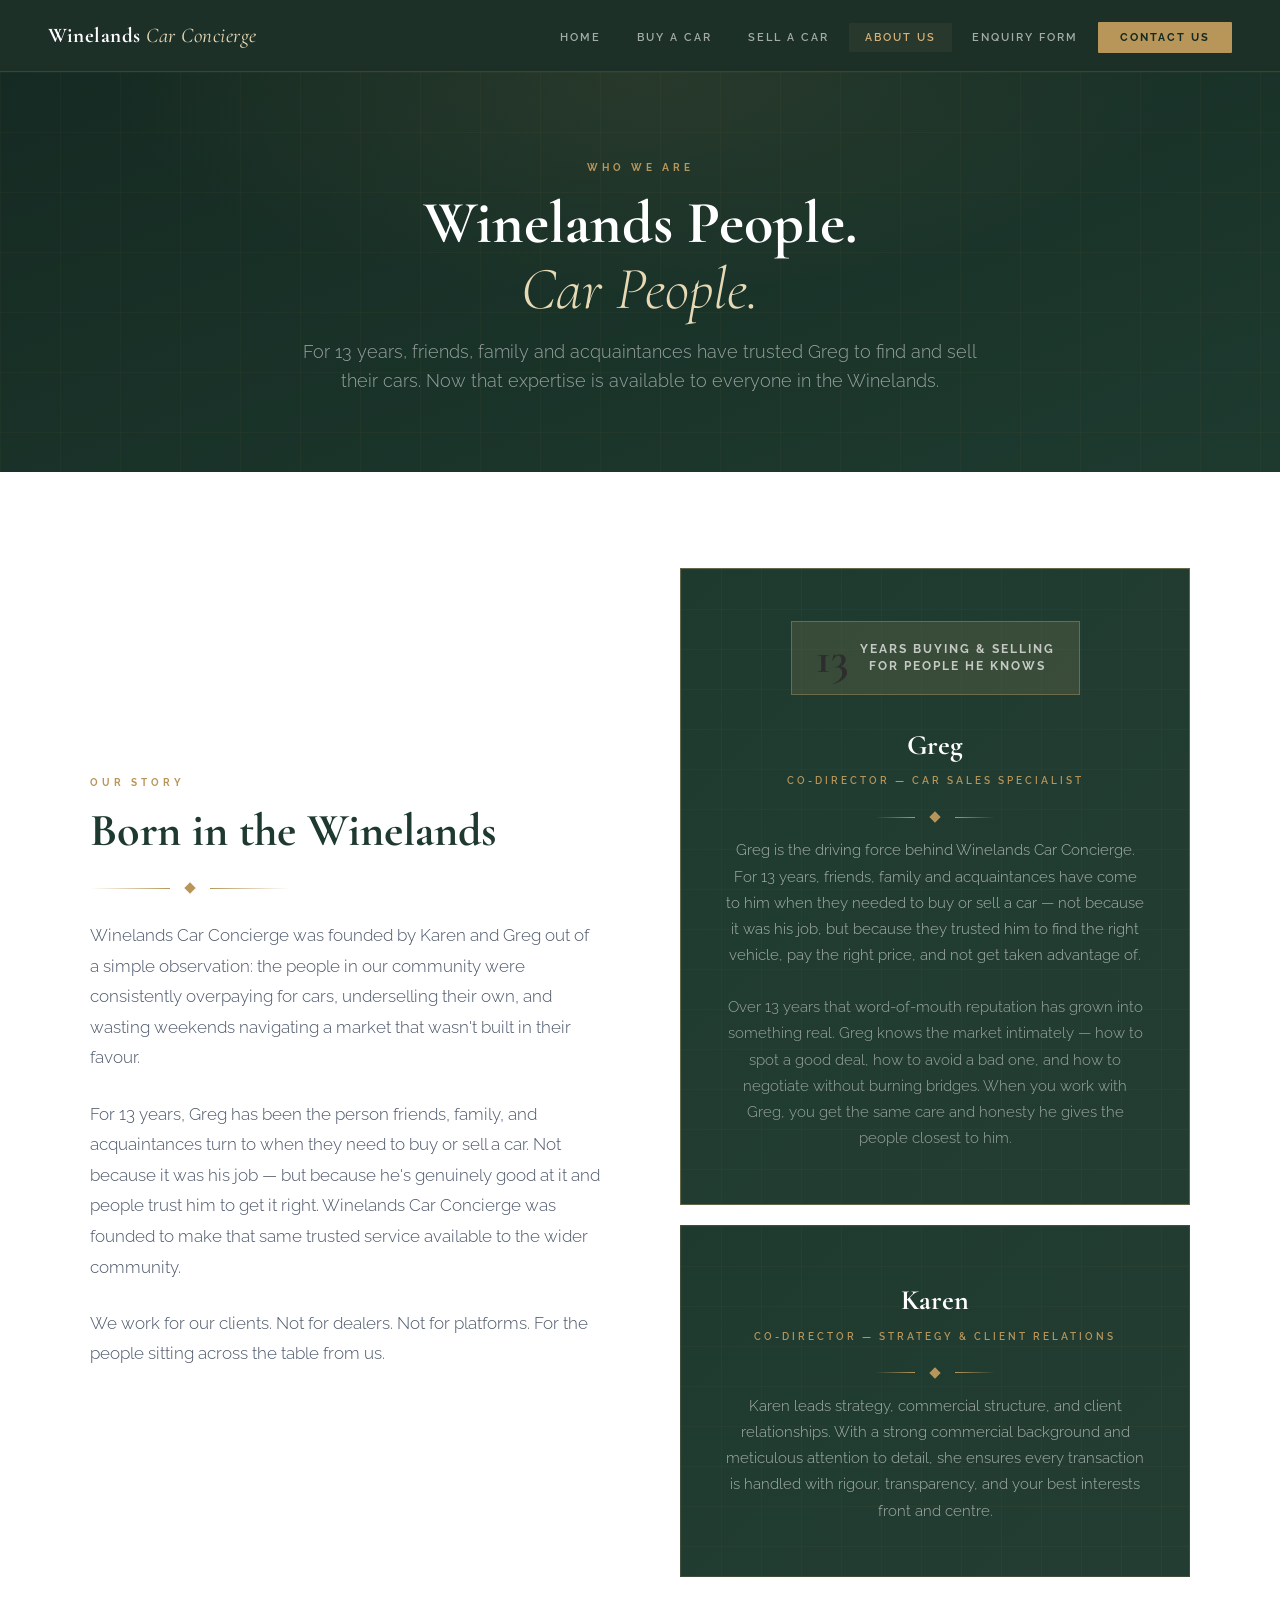
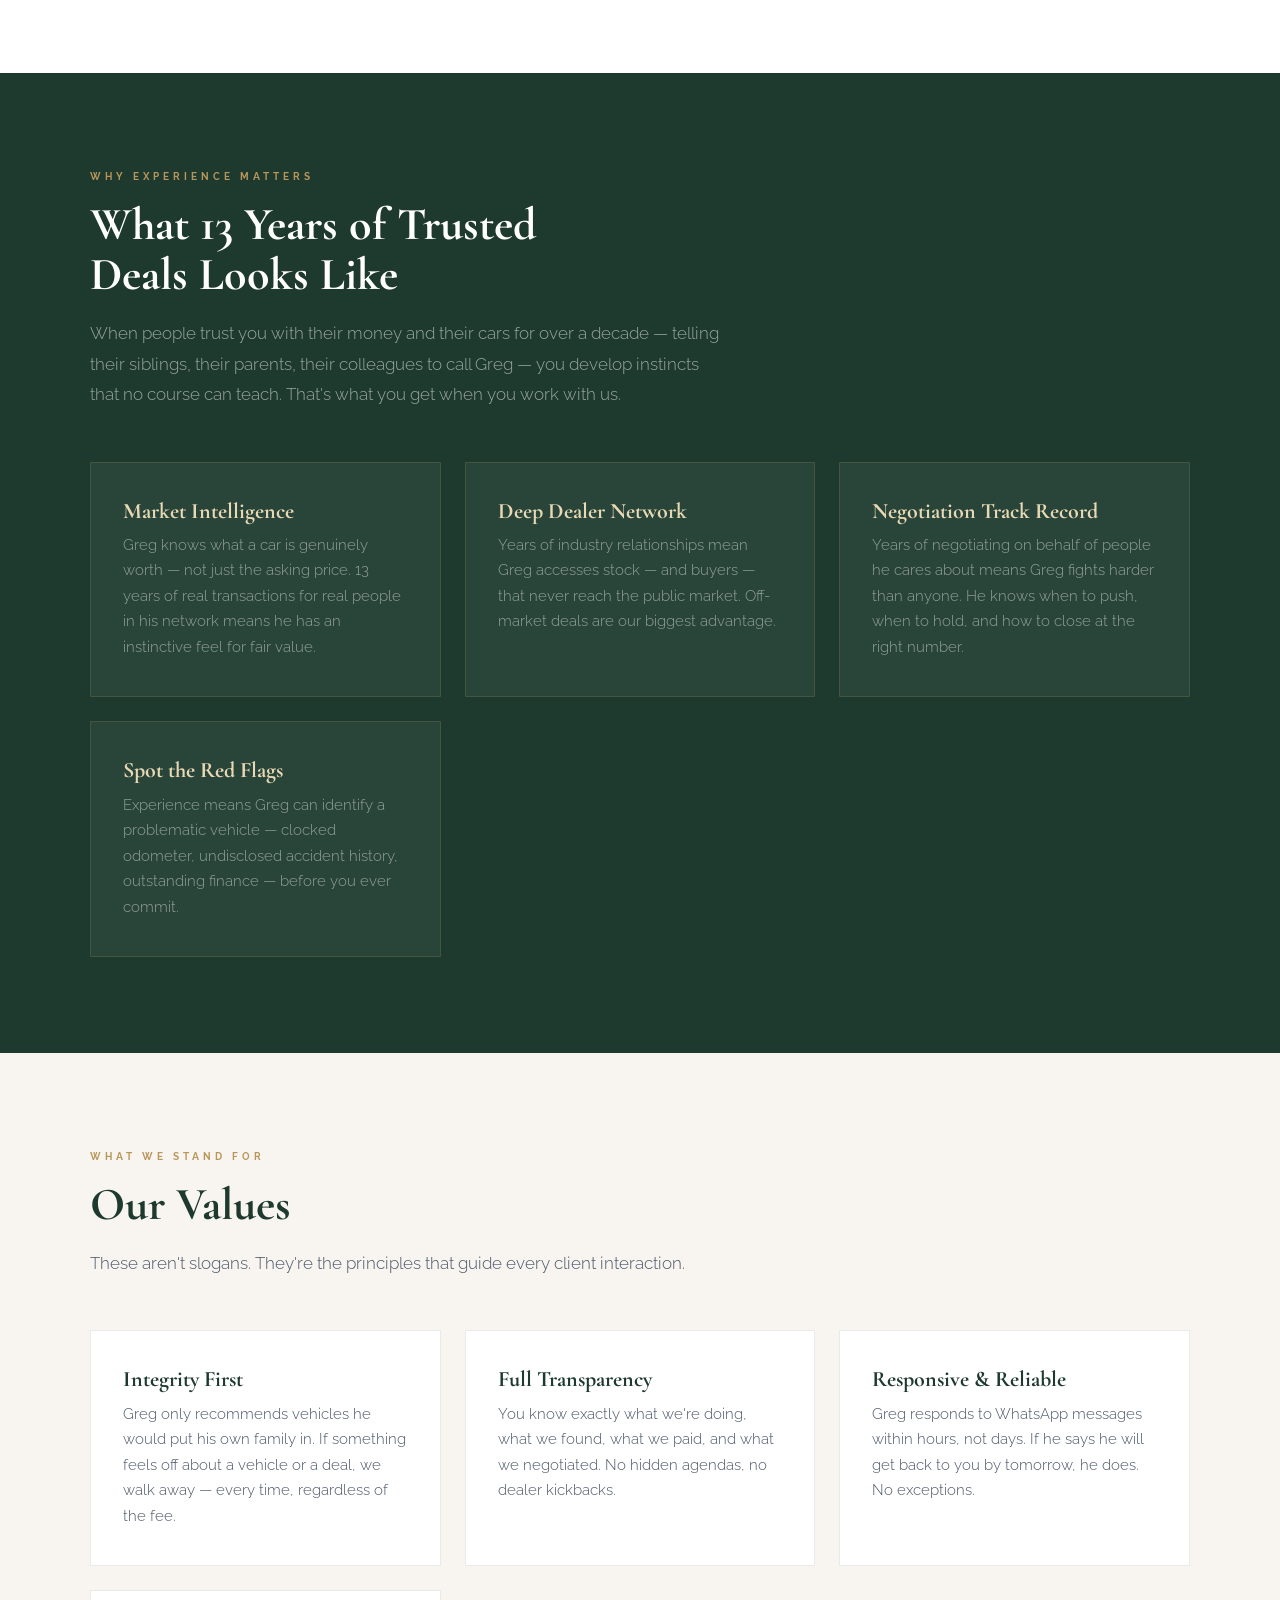
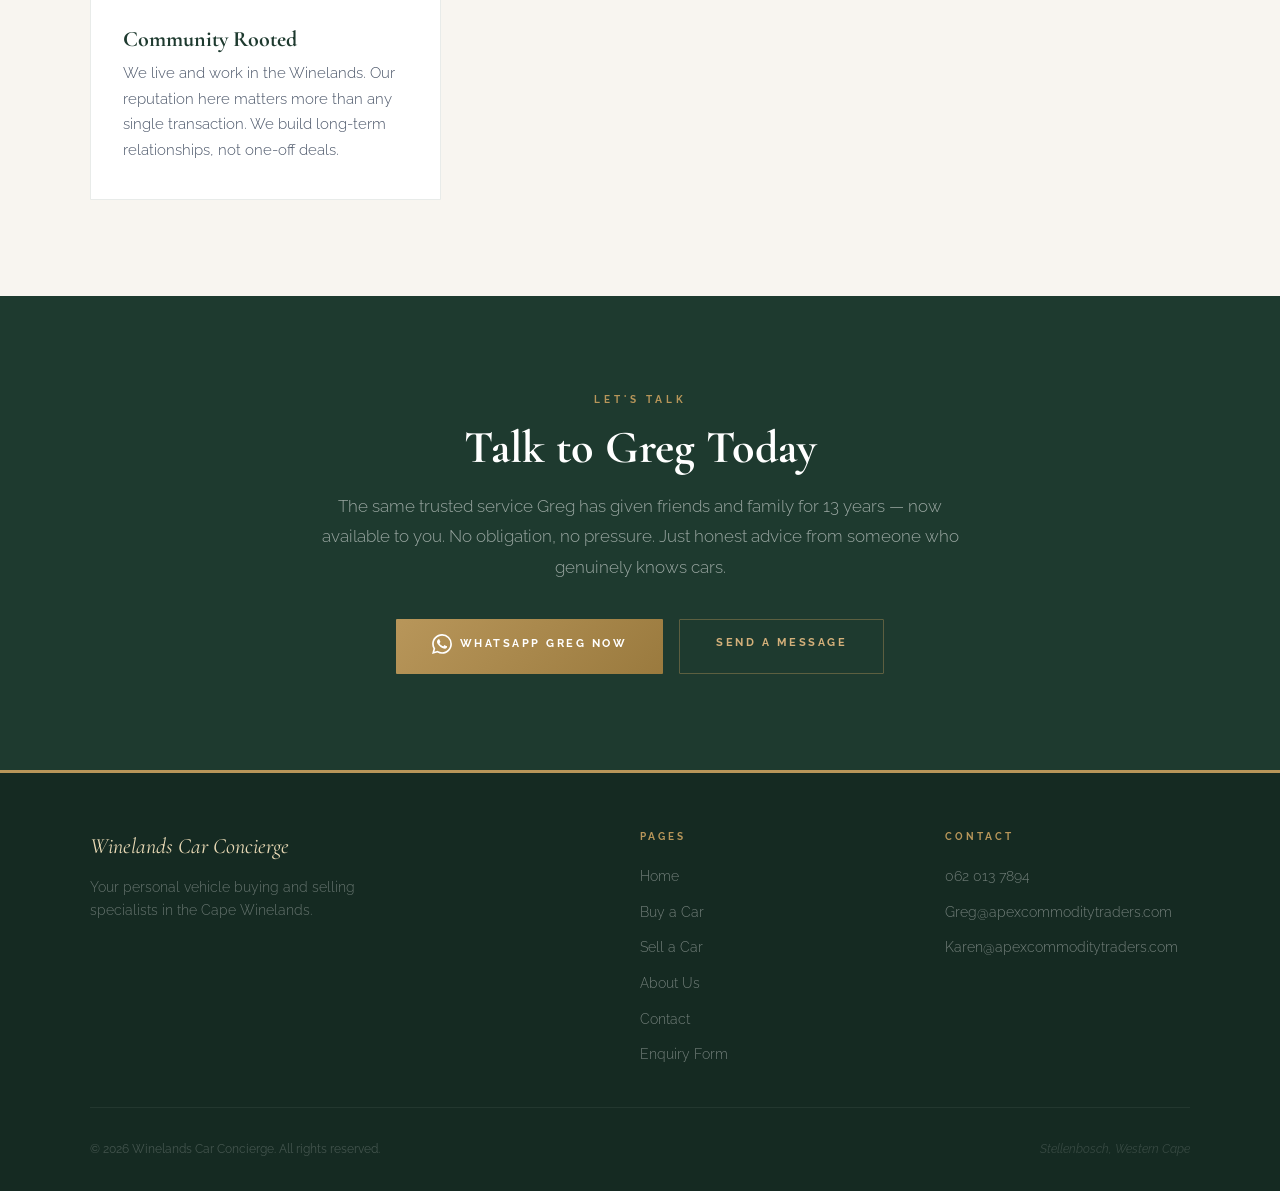
<file: about.html>
<!DOCTYPE html>
<html lang="en">
<head>
<meta charset="UTF-8">
<meta name="viewport" content="width=device-width, initial-scale=1.0">
<title>About Us | Winelands Car Concierge</title>
<meta name="description" content="Meet Karen and Greg — your personal car concierge specialists in the Cape Winelands. Greg has spent 13 years buying and selling cars for friends, family and acquaintances — people who trusted him to get it right.">
<link href="https://fonts.googleapis.com/css2?family=Cormorant+Garamond:ital,wght@0,300;0,400;0,600;0,700;1,300;1,400;1,600&family=Raleway:wght@300;400;500;600;700&display=swap" rel="stylesheet">
<link rel="stylesheet" href="style.css">
<style>
  .greg-badge {
    display: inline-flex;
    align-items: center;
    gap: 12px;
    background: rgba(200,169,110,0.15);
    border: 1px solid rgba(200,169,110,0.35);
    padding: 14px 24px;
    margin-bottom: 28px;
  }
  .greg-badge-num {
    font-family: 'Cormorant Garamond', serif;
    font-size: 44px;
    font-weight: 900;
    color: var(--gold);
    line-height: 1;
  }
  .greg-badge-text {
    font-size: 12px;
    font-weight: 700;
    letter-spacing: 2px;
    text-transform: uppercase;
    color: rgba(255,255,255,0.7);
    line-height: 1.4;
  }
  .highlight-stat {
    background: rgba(200,169,110,0.08);
    border-left: 3px solid var(--gold);
    padding: 16px 20px;
    margin: 12px 0;
    font-size: 15px;
    color: rgba(255,255,255,0.75);
    font-weight: 300;
    line-height: 1.55;
  }
  .highlight-stat strong { color: var(--gold2); font-weight: 700; }
</style>
</head>
<body>

<nav>
  <a href="index.html" class="nav-brand"><span>Winelands</span> Car Concierge</a>
  <ul class="nav-links" id="navLinks">
    <li><a href="index.html">Home</a></li>
    <li><a href="buy.html">Buy a Car</a></li>
    <li><a href="sell.html">Sell a Car</a></li>
    <li><a href="about.html" class="active">About Us</a></li>
    <li><a href="enquiry.html">Enquiry Form</a></li>
    <li class="nav-cta"><a href="contact.html">Contact Us</a></li>
  </ul>
  <div class="nav-toggle" onclick="document.getElementById('navLinks').classList.toggle('open')">
    <span></span><span></span><span></span>
  </div>
</nav>

<div class="page-wrapper">

  <div class="page-hero">
    <div class="hero-grid"></div>
    <div class="page-hero-content">
      <span class="section-label" style="display:block;margin-bottom:14px;">Who We Are</span>
      <h1>Winelands People.<br><em>Car People.</em></h1>
      <p>For 13 years, friends, family and acquaintances have trusted Greg to find and sell their cars. Now that expertise is available to everyone in the Winelands.</p>
    </div>
  </div>

  <!-- OUR STORY -->
  <section class="section section-light">
    <div class="section-inner two-col">
      <div>
        <span class="section-label">Our Story</span>
        <h2 class="section-title">Born in the Winelands</h2>
        <div class="gold-divider"><div class="dl"></div><div class="dd"></div><div class="dr"></div></div>
        <p class="section-body">Winelands Car Concierge was founded by Karen and Greg out of a simple observation: the people in our community were consistently overpaying for cars, underselling their own, and wasting weekends navigating a market that wasn't built in their favour.</p>
        <br>
        <p class="section-body">For 13 years, Greg has been the person friends, family, and acquaintances turn to when they need to buy or sell a car. Not because it was his job — but because he's genuinely good at it and people trust him to get it right. Winelands Car Concierge was founded to make that same trusted service available to the wider community.</p>
        <br>
        <p class="section-body">We work for our clients. Not for dealers. Not for platforms. For the people sitting across the table from us.</p>
      </div>
      <div style="display:flex;flex-direction:column;gap:20px;">

        <!-- GREG - LEAD CARD -->
        <div class="about-visual" style="border:1px solid rgba(200,169,110,0.4);">
          <div class="greg-badge">
            <div class="greg-badge-num">13</div>
            <div class="greg-badge-text">Years Buying &amp; Selling<br>for People He Knows</div>
          </div>
          <div class="about-name">Greg</div>
          <div class="about-role">Co-Director — Car Sales Specialist</div>
          <div class="gold-divider" style="justify-content:center;margin:16px 0;"><div class="dl" style="max-width:40px;"></div><div class="dd"></div><div class="dr" style="max-width:40px;"></div></div>
          <p class="about-bio">Greg is the driving force behind Winelands Car Concierge. For 13 years, friends, family and acquaintances have come to him when they needed to buy or sell a car — not because it was his job, but because they trusted him to find the right vehicle, pay the right price, and not get taken advantage of.</p>
          <br>
          <p class="about-bio" style="color:rgba(255,255,255,0.55);">Over 13 years that word-of-mouth reputation has grown into something real. Greg knows the market intimately — how to spot a good deal, how to avoid a bad one, and how to negotiate without burning bridges. When you work with Greg, you get the same care and honesty he gives the people closest to him.</p>
        </div>

        <!-- KAREN CARD -->
        <div class="about-visual">
          <div class="about-name">Karen</div>
          <div class="about-role">Co-Director — Strategy & Client Relations</div>
          <div class="gold-divider" style="justify-content:center;margin:16px 0;"><div class="dl" style="max-width:40px;"></div><div class="dd"></div><div class="dr" style="max-width:40px;"></div></div>
          <p class="about-bio">Karen leads strategy, commercial structure, and client relationships. With a strong commercial background and meticulous attention to detail, she ensures every transaction is handled with rigour, transparency, and your best interests front and centre.</p>
        </div>

      </div>
    </div>
  </section>

  <!-- GREG'S EXPERTISE HIGHLIGHT -->
  <section class="section section-navy">
    <div class="section-inner">
      <span class="section-label">Why Experience Matters</span>
      <h2 class="section-title">What 13 Years of Trusted<br>Deals Looks Like</h2>
      <p class="section-body" style="margin-bottom:36px;">When people trust you with their money and their cars for over a decade — telling their siblings, their parents, their colleagues to call Greg — you develop instincts that no course can teach. That's what you get when you work with us.</p>
      <div class="cards-grid">
        <div class="card">
          
          <h3>Market Intelligence</h3>
          <p>Greg knows what a car is genuinely worth — not just the asking price. 13 years of real transactions for real people in his network means he has an instinctive feel for fair value.</p>
        </div>
        <div class="card">
          
          <h3>Deep Dealer Network</h3>
          <p>Years of industry relationships mean Greg accesses stock — and buyers — that never reach the public market. Off-market deals are our biggest advantage.</p>
        </div>
        <div class="card">
          
          <h3>Negotiation Track Record</h3>
          <p>Years of negotiating on behalf of people he cares about means Greg fights harder than anyone. He knows when to push, when to hold, and how to close at the right number.</p>
        </div>
        <div class="card">
          
          <h3>Spot the Red Flags</h3>
          <p>Experience means Greg can identify a problematic vehicle — clocked odometer, undisclosed accident history, outstanding finance — before you ever commit.</p>
        </div>
      </div>
    </div>
  </section>

  <!-- VALUES -->
  <section class="section section-cream">
    <div class="section-inner">
      <span class="section-label">What We Stand For</span>
      <h2 class="section-title">Our Values</h2>
      <p class="section-body">These aren't slogans. They're the principles that guide every client interaction.</p>
      <div class="cards-grid">
        <div class="card">
          
          <h3>Integrity First</h3>
          <p>Greg only recommends vehicles he would put his own family in. If something feels off about a vehicle or a deal, we walk away — every time, regardless of the fee.</p>
        </div>
        <div class="card">
          
          <h3>Full Transparency</h3>
          <p>You know exactly what we're doing, what we found, what we paid, and what we negotiated. No hidden agendas, no dealer kickbacks.</p>
        </div>
        <div class="card">
          
          <h3>Responsive & Reliable</h3>
          <p>Greg responds to WhatsApp messages within hours, not days. If he says he will get back to you by tomorrow, he does. No exceptions.</p>
        </div>
        <div class="card">
          
          <h3>Community Rooted</h3>
          <p>We live and work in the Winelands. Our reputation here matters more than any single transaction. We build long-term relationships, not one-off deals.</p>
        </div>
      </div>
    </div>
  </section>

  <!-- CTA -->
  <section class="section section-navy" style="text-align:center;">
    <div class="section-inner">
      <span class="section-label">Let's Talk</span>
      <h2 class="section-title">Talk to Greg Today</h2>
      <p class="section-body" style="margin:0 auto 36px;">The same trusted service Greg has given friends and family for 13 years — now available to you. No obligation, no pressure. Just honest advice from someone who genuinely knows cars.</p>
      <div style="display:flex;gap:16px;justify-content:center;flex-wrap:wrap;">
        <a href="https://wa.me/27620137894" class="btn-gold"><span style="display:inline-flex;align-items:center;"><svg xmlns="http://www.w3.org/2000/svg" viewBox="0 0 24 24" width="20" height="20" style="vertical-align:middle;margin-right:8px;flex-shrink:0;"><path fill="currentColor" d="M17.472 14.382c-.297-.149-1.758-.867-2.03-.967-.273-.099-.471-.148-.67.15-.197.297-.767.966-.94 1.164-.173.199-.347.223-.644.075-.297-.15-1.255-.463-2.39-1.475-.883-.788-1.48-1.761-1.653-2.059-.173-.297-.018-.458.13-.606.134-.133.298-.347.446-.52.149-.174.198-.298.298-.497.099-.198.05-.371-.025-.52-.075-.149-.669-1.612-.916-2.207-.242-.579-.487-.5-.669-.51-.173-.008-.371-.01-.57-.01-.198 0-.52.074-.792.372-.272.297-1.04 1.016-1.04 2.479 0 1.462 1.065 2.875 1.213 3.074.149.198 2.096 3.2 5.077 4.487.709.306 1.262.489 1.694.625.712.227 1.36.195 1.871.118.571-.085 1.758-.719 2.006-1.413.248-.694.248-1.289.173-1.413-.074-.124-.272-.198-.57-.347m-5.421 7.403h-.004a9.87 9.87 0 01-5.031-1.378l-.361-.214-3.741.982.998-3.648-.235-.374a9.86 9.86 0 01-1.51-5.26c.001-5.45 4.436-9.884 9.888-9.884 2.64 0 5.122 1.03 6.988 2.898a9.825 9.825 0 012.893 6.994c-.003 5.45-4.437 9.884-9.885 9.884m8.413-18.297A11.815 11.815 0 0012.05 0C5.495 0 .16 5.335.157 11.892c0 2.096.547 4.142 1.588 5.945L.057 24l6.305-1.654a11.882 11.882 0 005.683 1.448h.005c6.554 0 11.89-5.335 11.893-11.893a11.821 11.821 0 00-3.48-8.413z"/></svg> WhatsApp Greg Now</span></a>
        <a href="contact.html" class="btn-outline">Send a Message</a>
      </div>
    </div>
  </section>

</div>

<footer>
  <div class="footer-inner">
    <div class="footer-top">
      <div>
        <div class="footer-brand-name">Winelands Car Concierge</div>
        <p class="footer-tagline">Your personal vehicle buying and selling specialists in the Cape Winelands.</p>
      </div>
      <div>
        <div class="footer-col-title">Pages</div>
        <ul class="footer-links">
          <li><a href="index.html">Home</a></li>
          <li><a href="buy.html">Buy a Car</a></li>
          <li><a href="sell.html">Sell a Car</a></li>
          <li><a href="about.html">About Us</a></li>
          <li><a href="contact.html">Contact</a></li>
          <li><a href="enquiry.html">Enquiry Form</a></li>
        </ul>
      </div>
      <div>
        <div class="footer-col-title">Contact</div>
        <ul class="footer-links">
          <li><a href="tel:0620137894">062 013 7894</a></li>
          <li><a href="mailto:Greg@apexcommoditytraders.com">Greg@apexcommoditytraders.com</a></li>
          <li><a href="mailto:Karen@apexcommoditytraders.com">Karen@apexcommoditytraders.com</a></li>
        </ul>
      </div>
    </div>
    <div class="footer-bottom">
      <div class="footer-copy">© 2026 Winelands Car Concierge. All rights reserved.</div>
      <div class="footer-reg">Stellenbosch, Western Cape</div>
    </div>
  </div>
</footer>

</body>
</html>
</file>
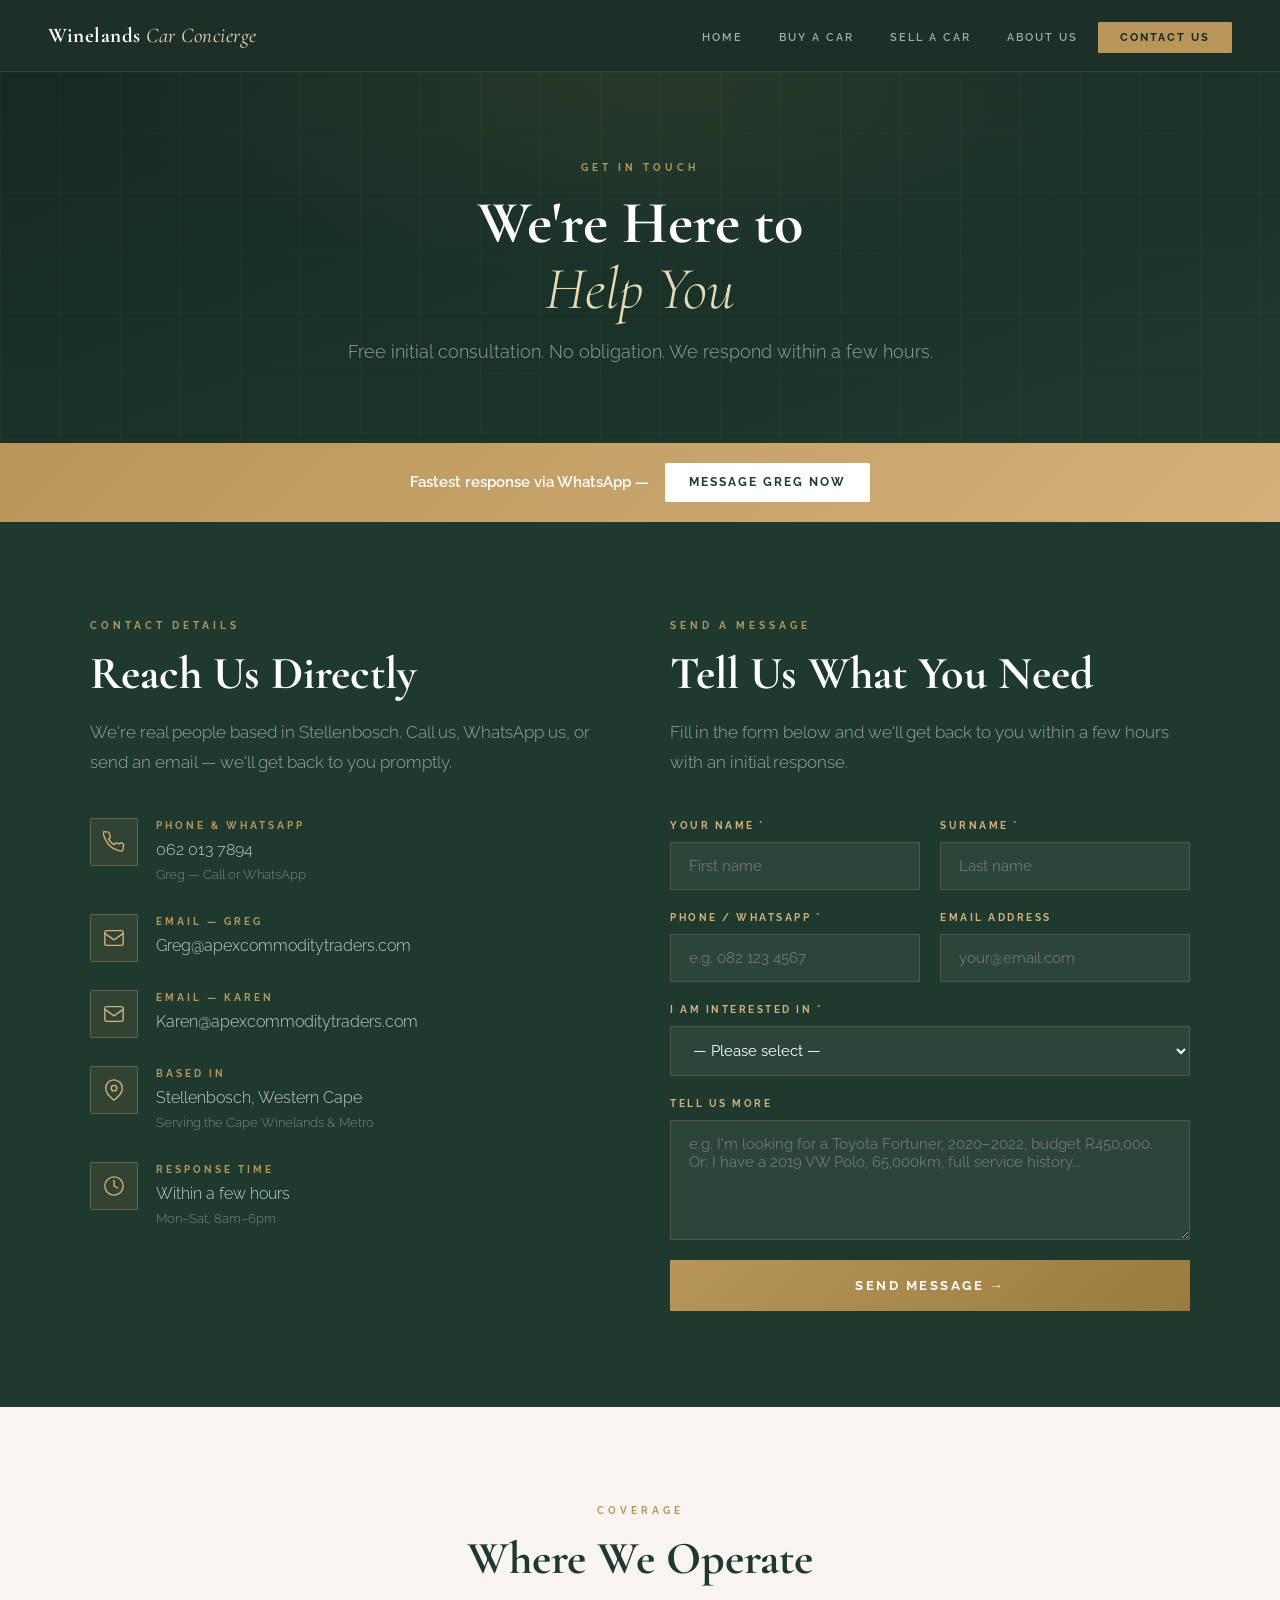
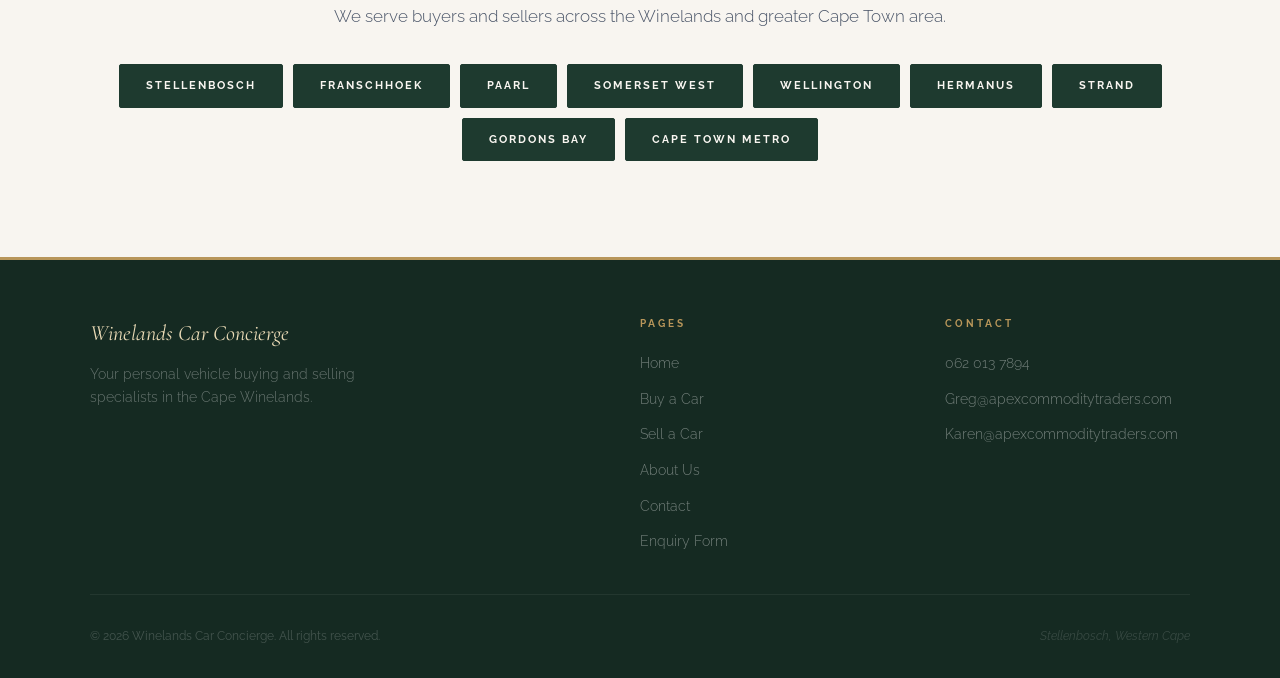
<file: contact.html>
<!DOCTYPE html>
<html lang="en">
<head>
<meta charset="UTF-8">
<meta name="viewport" content="width=device-width, initial-scale=1.0">
<title>Contact Us | Winelands Car Concierge</title>
<meta name="description" content="Get in touch with Winelands Car Concierge. Call, WhatsApp, or send a message. Based in Stellenbosch, serving the Cape Winelands.">
<link href="https://fonts.googleapis.com/css2?family=Cormorant+Garamond:ital,wght@0,300;0,400;0,600;0,700;1,300;1,400;1,600&family=Raleway:wght@300;400;500;600;700&display=swap" rel="stylesheet">
<link rel="stylesheet" href="style.css">
<style>
  .success-msg {
    display: none;
    background: rgba(200,169,110,0.15);
    border: 1px solid var(--gold);
    padding: 20px 28px;
    margin-top: 24px;
    color: var(--gold2);
    font-size: 15px;
    border-radius: 2px;
  }
  .whatsapp-banner {
    background: linear-gradient(135deg, #b8965a 0%, #d4b07a 100%);
    padding: 20px 40px;
    text-align: center;
    display: flex;
    align-items: center;
    justify-content: center;
    gap: 16px;
    flex-wrap: wrap;
  }
  .whatsapp-banner span {
    font-size: 15px;
    font-weight: 600;
    color: #fff;
  }
  .whatsapp-banner a {
    background: #fff;
    color: #1e3a2f;
    font-size: 12px;
    font-weight: 700;
    letter-spacing: 2px;
    text-transform: uppercase;
    padding: 10px 24px;
    border-radius: 2px;
    transition: opacity 0.2s;
  }
  .whatsapp-banner a:hover { opacity: 0.9; }
</style>
</head>
<body>

<nav>
  <a href="index.html" class="nav-brand"><span>Winelands</span> Car Concierge</a>
  <ul class="nav-links" id="navLinks">
    <li><a href="index.html">Home</a></li>
    <li><a href="buy.html">Buy a Car</a></li>
    <li><a href="sell.html">Sell a Car</a></li>
    <li><a href="about.html">About Us</a></li>
    <li class="nav-cta"><a href="contact.html" class="active">Contact Us</a></li>
  </ul>
  <div class="nav-toggle" onclick="document.getElementById('navLinks').classList.toggle('open')">
    <span></span><span></span><span></span>
  </div>
</nav>

<div class="page-wrapper">

  <div class="page-hero">
    <div class="hero-grid"></div>
    <div class="page-hero-content">
      <span class="section-label" style="display:block;margin-bottom:14px;">Get In Touch</span>
      <h1>We're Here to<br><em>Help You</em></h1>
      <p>Free initial consultation. No obligation. We respond within a few hours.</p>
    </div>
  </div>

  <!-- WHATSAPP BANNER -->
  <div class="whatsapp-banner">
    <span>Fastest response via WhatsApp —</span>
    <a href="https://wa.me/27620137894">Message Greg Now</a>
  </div>

  <!-- CONTACT SECTION -->
  <section class="section section-navy">
    <div class="section-inner two-col" style="gap:60px;align-items:flex-start;">

      <!-- CONTACT INFO -->
      <div>
        <span class="section-label">Contact Details</span>
        <h2 class="section-title">Reach Us Directly</h2>
        <p class="section-body" style="margin-bottom:40px;">We're real people based in Stellenbosch. Call us, WhatsApp us, or send an email — we'll get back to you promptly.</p>
        <div class="contact-info">
          <div class="contact-item">
            <div class="contact-icon-box"><svg xmlns="http://www.w3.org/2000/svg" width="22" height="22" viewBox="0 0 24 24" fill="none" stroke="currentColor" stroke-width="1.5" stroke-linecap="round" stroke-linejoin="round"><path d="M22 16.92v3a2 2 0 01-2.18 2 19.79 19.79 0 01-8.63-3.07A19.5 19.5 0 013.07 9.81a19.79 19.79 0 01-3.07-8.67A2 2 0 012 1h3a2 2 0 012 1.72c.127.96.361 1.903.7 2.81a2 2 0 01-.45 2.11L6.09 8.91a16 16 0 006 6l1.27-1.27a2 2 0 012.11-.45c.907.339 1.85.573 2.81.7A2 2 0 0122 16.92z"/></svg></div>
            <div>
              <div class="contact-detail-label">Phone & WhatsApp</div>
              <div class="contact-detail-value"><a href="tel:0620137894" style="color:inherit;">062 013 7894</a><br><span style="font-size:13px;color:rgba(255,255,255,0.4);">Greg — Call or WhatsApp</span></div>
            </div>
          </div>
          <div class="contact-item">
            <div class="contact-icon-box"><svg xmlns="http://www.w3.org/2000/svg" width="22" height="22" viewBox="0 0 24 24" fill="none" stroke="currentColor" stroke-width="1.5" stroke-linecap="round" stroke-linejoin="round"><rect x="2" y="4" width="20" height="16" rx="2"/><path d="M2 7l10 7 10-7"/></svg></div>
            <div>
              <div class="contact-detail-label">Email — Greg</div>
              <div class="contact-detail-value"><a href="mailto:Greg@apexcommoditytraders.com" style="color:inherit;">Greg@apexcommoditytraders.com</a></div>
            </div>
          </div>
          <div class="contact-item">
            <div class="contact-icon-box"><svg xmlns="http://www.w3.org/2000/svg" width="22" height="22" viewBox="0 0 24 24" fill="none" stroke="currentColor" stroke-width="1.5" stroke-linecap="round" stroke-linejoin="round"><rect x="2" y="4" width="20" height="16" rx="2"/><path d="M2 7l10 7 10-7"/></svg></div>
            <div>
              <div class="contact-detail-label">Email — Karen</div>
              <div class="contact-detail-value"><a href="mailto:Karen@apexcommoditytraders.com" style="color:inherit;">Karen@apexcommoditytraders.com</a></div>
            </div>
          </div>
          <div class="contact-item">
            <div class="contact-icon-box"><svg xmlns="http://www.w3.org/2000/svg" width="22" height="22" viewBox="0 0 24 24" fill="none" stroke="currentColor" stroke-width="1.5" stroke-linecap="round" stroke-linejoin="round"><path d="M21 10c0 7-9 13-9 13s-9-6-9-13a9 9 0 0118 0z"/><circle cx="12" cy="10" r="3"/></svg></div>
            <div>
              <div class="contact-detail-label">Based In</div>
              <div class="contact-detail-value">Stellenbosch, Western Cape<br><span style="font-size:13px;color:rgba(255,255,255,0.4);">Serving the Cape Winelands & Metro</span></div>
            </div>
          </div>
          <div class="contact-item">
            <div class="contact-icon-box"><svg xmlns="http://www.w3.org/2000/svg" width="22" height="22" viewBox="0 0 24 24" fill="none" stroke="currentColor" stroke-width="1.5" stroke-linecap="round" stroke-linejoin="round"><circle cx="12" cy="12" r="10"/><polyline points="12 6 12 12 16 14"/></svg></div>
            <div>
              <div class="contact-detail-label">Response Time</div>
              <div class="contact-detail-value">Within a few hours<br><span style="font-size:13px;color:rgba(255,255,255,0.4);">Mon–Sat, 8am–6pm</span></div>
            </div>
          </div>
        </div>
      </div>

      <!-- CONTACT FORM -->
      <div>
        <span class="section-label">Send a Message</span>
        <h2 class="section-title">Tell Us What You Need</h2>
        <p class="section-body" style="margin-bottom:32px;">Fill in the form below and we'll get back to you within a few hours with an initial response.</p>

        <div class="form-grid" id="contactForm">
          <div class="form-group">
            <label>Your Name *</label>
            <input type="text" id="fname" placeholder="First name">
          </div>
          <div class="form-group">
            <label>Surname *</label>
            <input type="text" id="lname" placeholder="Last name">
          </div>
          <div class="form-group">
            <label>Phone / WhatsApp *</label>
            <input type="tel" id="phone" placeholder="e.g. 082 123 4567">
          </div>
          <div class="form-group">
            <label>Email Address</label>
            <input type="email" id="email" placeholder="your@email.com">
          </div>
          <div class="form-group form-full">
            <label>I Am Interested In *</label>
            <select id="interest">
              <option value="">— Please select —</option>
              <option>Buying a car — I need help finding one</option>
              <option>Selling my car — I want the best price</option>
              <option>Both — buying and selling</option>
              <option>New car negotiation</option>
              <option>General enquiry</option>
            </select>
          </div>
          <div class="form-group form-full">
            <label>Tell Us More</label>
            <textarea id="message" placeholder="e.g. I'm looking for a Toyota Fortuner, 2020–2022, budget R450,000. Or: I have a 2019 VW Polo, 65,000km, full service history..."></textarea>
          </div>
          <div class="form-full">
            <button class="btn-gold" onclick="handleSubmit()" style="width:100%;padding:18px;font-size:13px;">Send Message →</button>
          </div>
        </div>

        <div class="success-msg" id="successMsg">
          Thank you! We've received your message and will be in touch within a few hours. For faster response, WhatsApp Greg on 062 013 7894.
        </div>
      </div>

    </div>
  </section>

  <!-- AREAS -->
  <section class="section section-cream" style="text-align:center;">
    <div class="section-inner">
      <span class="section-label">Coverage</span>
      <h2 class="section-title">Where We Operate</h2>
      <p class="section-body" style="margin:0 auto 32px;">We serve buyers and sellers across the Winelands and greater Cape Town area.</p>
      <div class="areas-grid" style="justify-content:center;">
        <span class="area-tag">Stellenbosch</span>
        <span class="area-tag">Franschhoek</span>
        <span class="area-tag">Paarl</span>
        <span class="area-tag">Somerset West</span>
        <span class="area-tag">Wellington</span>
        <span class="area-tag">Hermanus</span>
        <span class="area-tag">Strand</span>
        <span class="area-tag">Gordons Bay</span>
        <span class="area-tag">Cape Town Metro</span>
      </div>
    </div>
  </section>

</div>

<footer>
  <div class="footer-inner">
    <div class="footer-top">
      <div>
        <div class="footer-brand-name">Winelands Car Concierge</div>
        <p class="footer-tagline">Your personal vehicle buying and selling specialists in the Cape Winelands.</p>
      </div>
      <div>
        <div class="footer-col-title">Pages</div>
        <ul class="footer-links">
          <li><a href="index.html">Home</a></li>
          <li><a href="buy.html">Buy a Car</a></li>
          <li><a href="sell.html">Sell a Car</a></li>
          <li><a href="about.html">About Us</a></li>
          <li><a href="contact.html">Contact</a></li>
          <li><a href="enquiry.html">Enquiry Form</a></li>
        </ul>
      </div>
      <div>
        <div class="footer-col-title">Contact</div>
        <ul class="footer-links">
          <li><a href="tel:0620137894">062 013 7894</a></li>
          <li><a href="mailto:Greg@apexcommoditytraders.com">Greg@apexcommoditytraders.com</a></li>
          <li><a href="mailto:Karen@apexcommoditytraders.com">Karen@apexcommoditytraders.com</a></li>
        </ul>
      </div>
    </div>
    <div class="footer-bottom">
      <div class="footer-copy">© 2026 Winelands Car Concierge. All rights reserved.</div>
      <div class="footer-reg">Stellenbosch, Western Cape</div>
    </div>
  </div>
</footer>

<script>
function handleSubmit() {
  const name = document.getElementById('fname').value.trim();
  const phone = document.getElementById('phone').value.trim();
  const interest = document.getElementById('interest').value;
  if (!name || !phone || !interest) {
    alert('Please fill in your name, phone number, and what you are interested in.');
    return;
  }
  document.getElementById('contactForm').style.display = 'none';
  document.getElementById('successMsg').style.display = 'block';
}
</script>

</body>
</html>
</file>
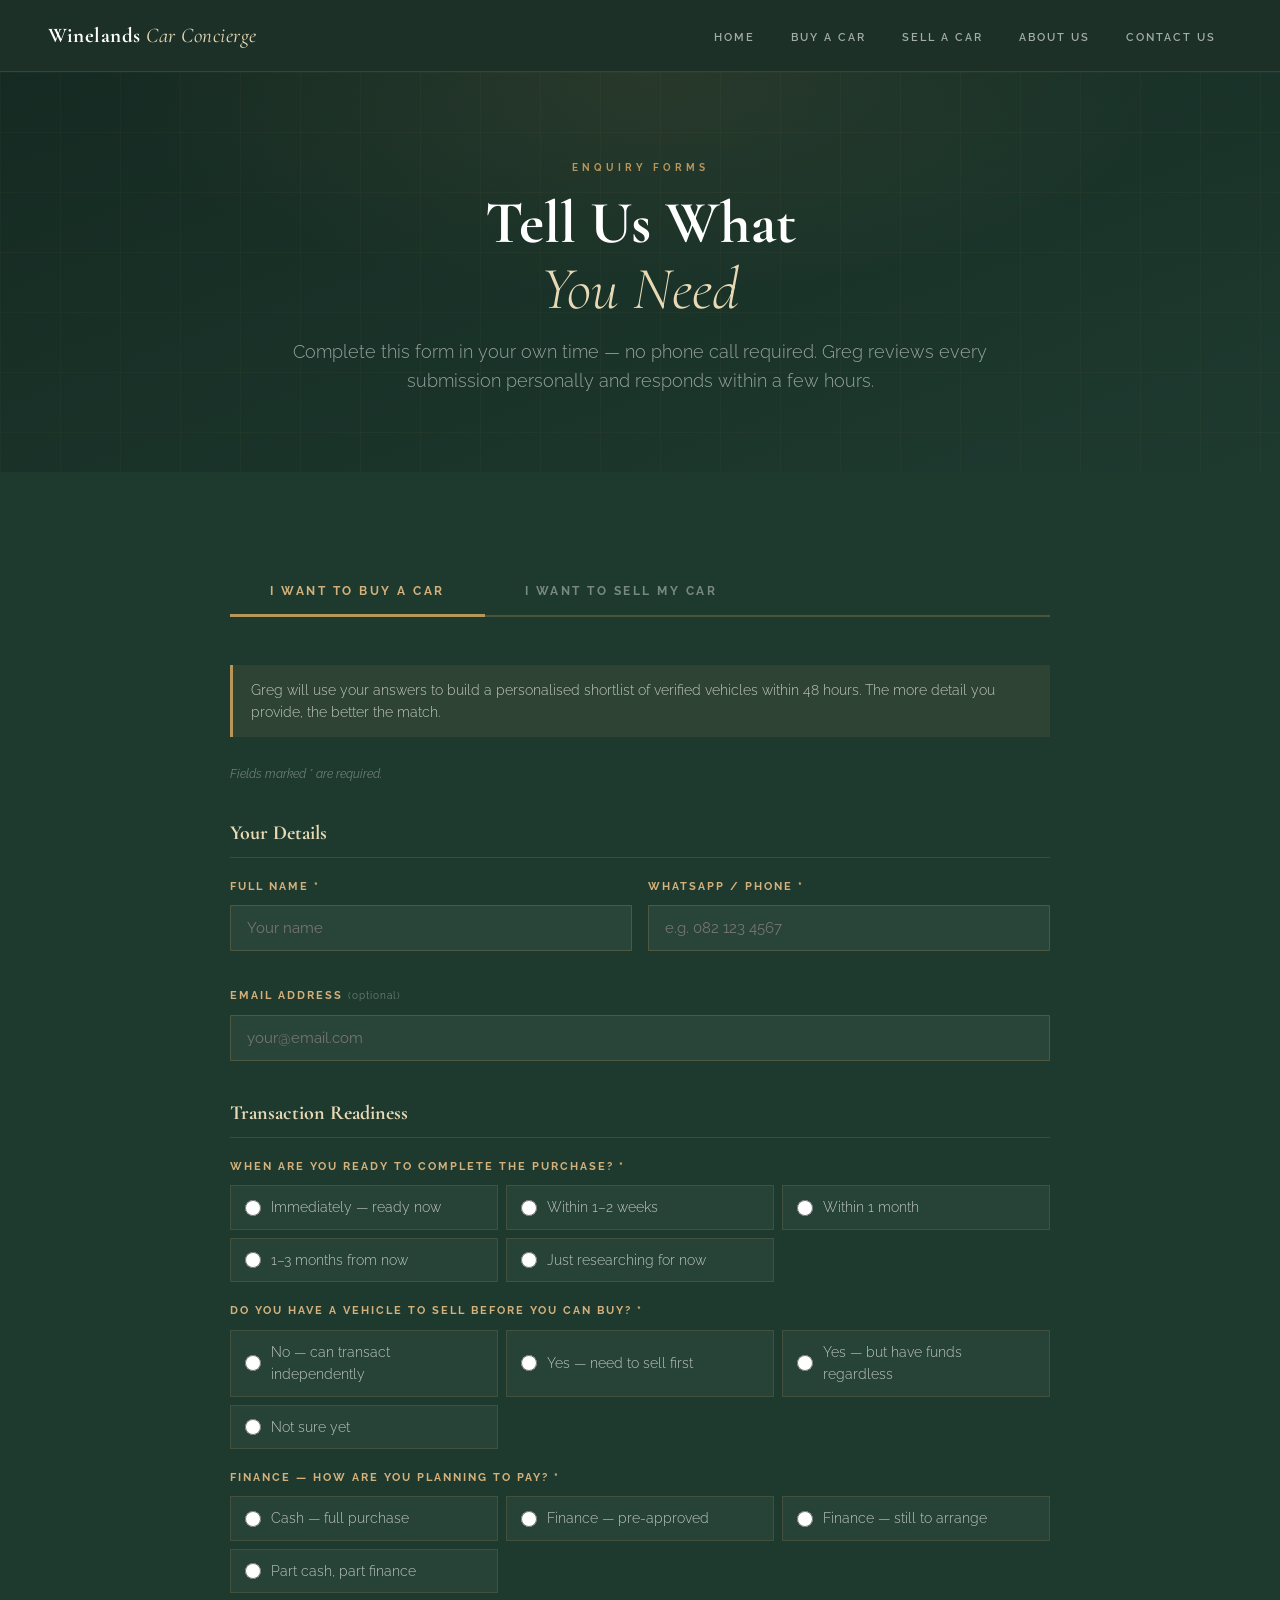
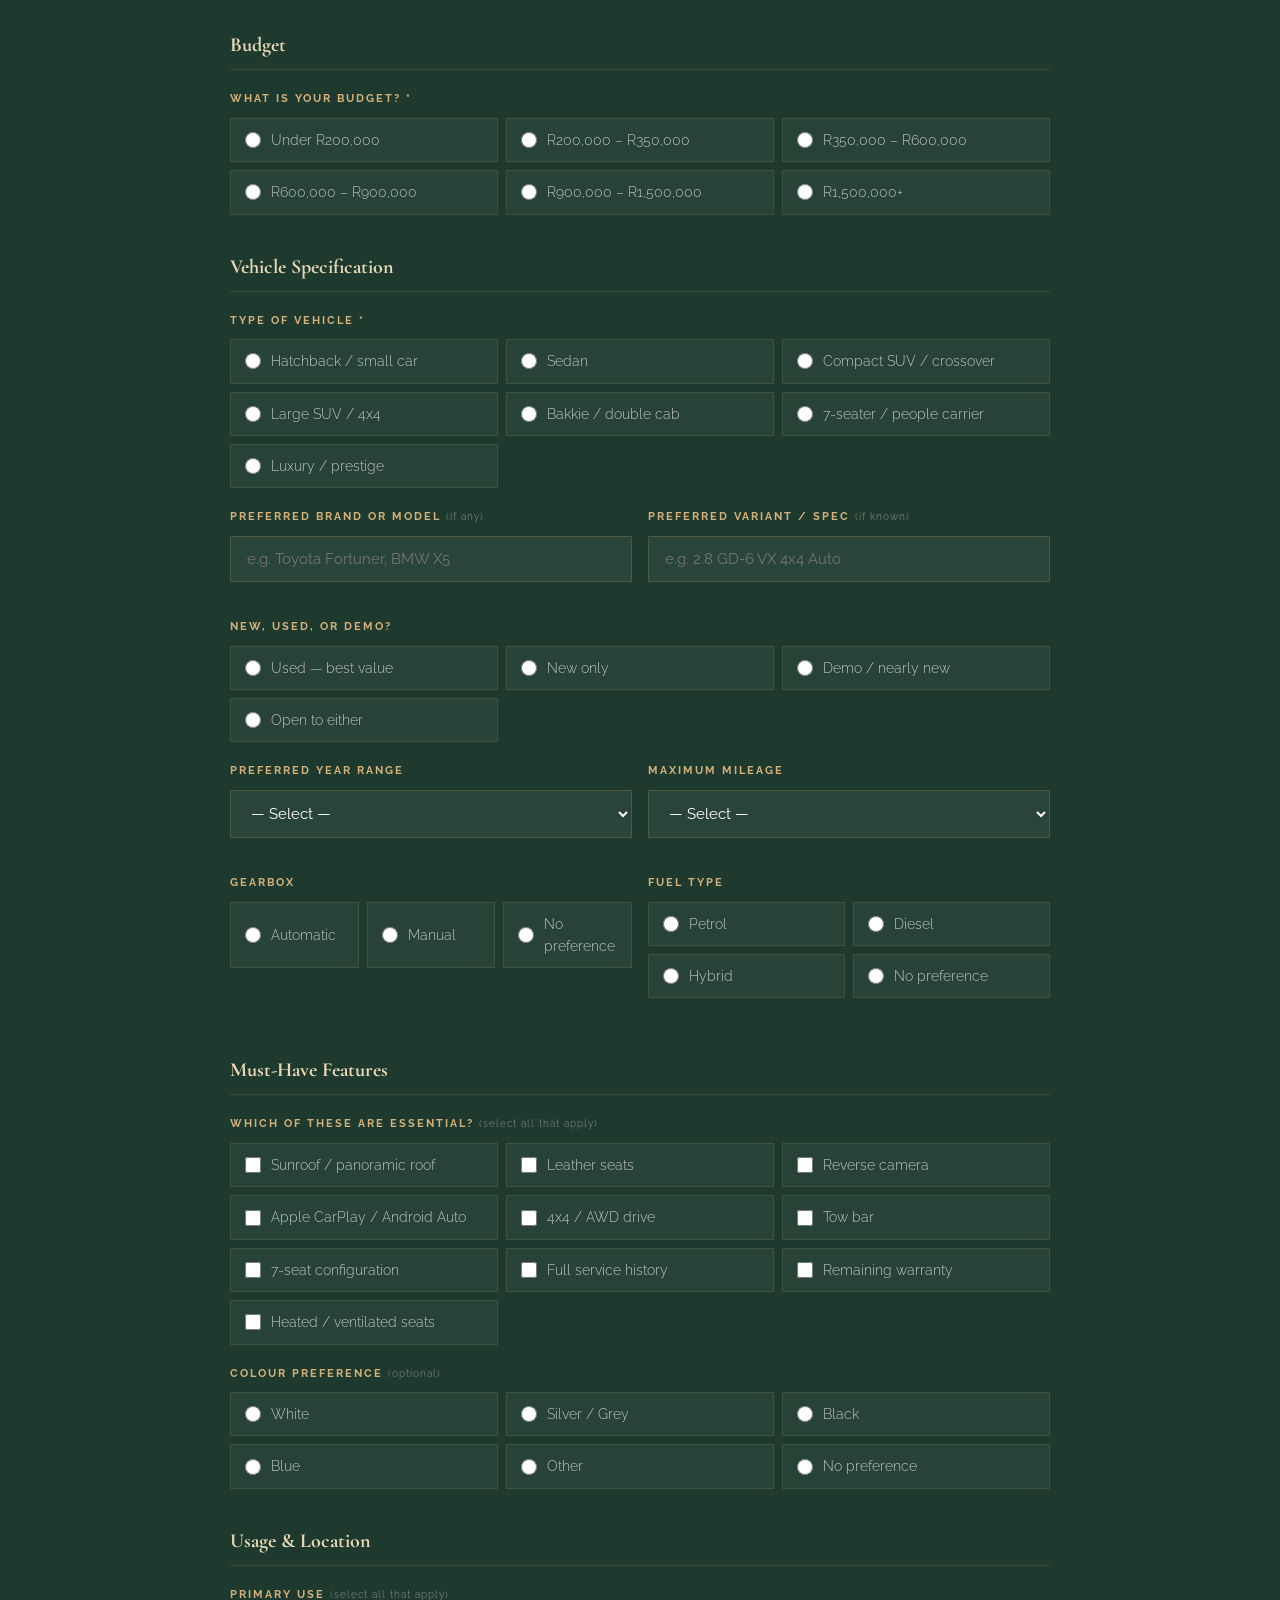
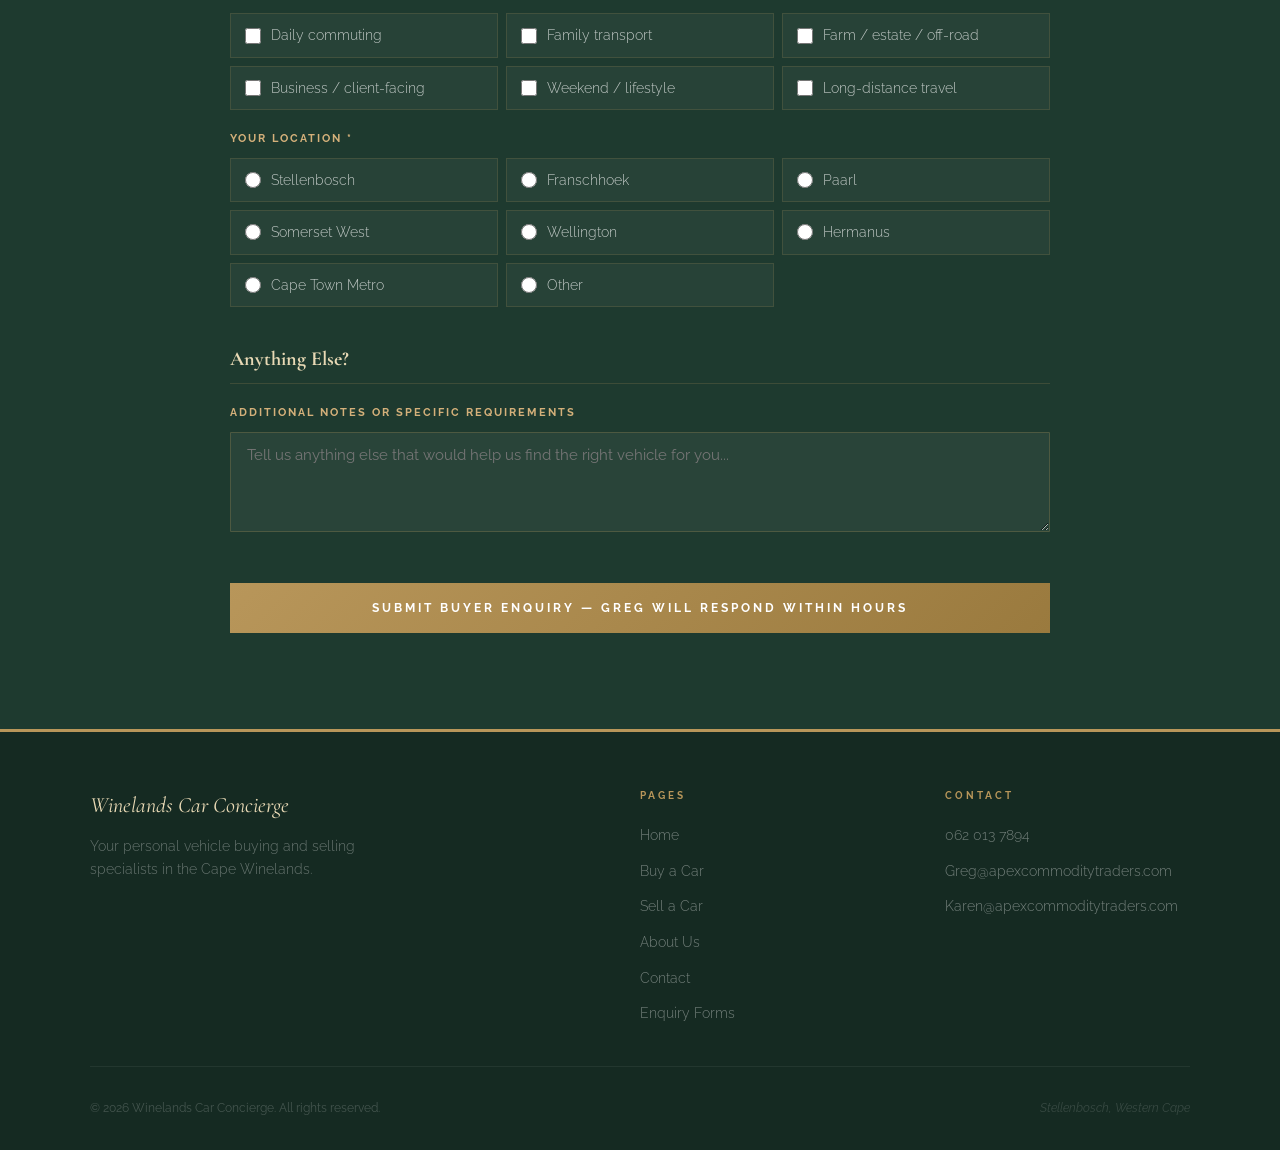
<file: enquiry.html>
<!DOCTYPE html>
<html lang="en">
<head>
<meta charset="UTF-8">
<meta name="viewport" content="width=device-width, initial-scale=1.0">
<title>Vehicle Enquiry Forms | Winelands Car Concierge</title>
<meta name="description" content="Complete our buyer or seller enquiry form at your own pace. Greg will review and respond within a few hours.">
<link href="https://fonts.googleapis.com/css2?family=Cormorant+Garamond:ital,wght@0,300;0,400;0,600;0,700;1,300;1,400&family=Raleway:wght@300;400;500;600;700&display=swap" rel="stylesheet">
<link rel="stylesheet" href="style.css">
<style>
.form-tabs {
  display: flex;
  gap: 0;
  margin-bottom: 48px;
  border-bottom: 2px solid rgba(184,150,90,0.3);
}
.tab-btn {
  padding: 16px 40px;
  font-family: 'Raleway', sans-serif;
  font-size: 12px;
  font-weight: 700;
  letter-spacing: 2.5px;
  text-transform: uppercase;
  background: transparent;
  border: none;
  cursor: pointer;
  color: rgba(255,255,255,0.4);
  border-bottom: 3px solid transparent;
  margin-bottom: -2px;
  transition: all 0.2s;
}
.tab-btn.active {
  color: var(--bronze2);
  border-bottom-color: var(--bronze);
}
.form-panel { display: none; }
.form-panel.active { display: block; }

.q-section {
  margin-bottom: 36px;
}
.q-section-title {
  font-family: 'Cormorant Garamond', serif;
  font-size: 20px;
  font-weight: 700;
  color: var(--champagne);
  margin-bottom: 20px;
  padding-bottom: 8px;
  border-bottom: 1px solid rgba(184,150,90,0.2);
}

.q-group {
  margin-bottom: 20px;
}
.q-label {
  display: block;
  font-size: 11px;
  font-weight: 700;
  letter-spacing: 2px;
  text-transform: uppercase;
  color: var(--bronze2);
  margin-bottom: 10px;
  font-family: 'Raleway', sans-serif;
}
.q-label span {
  font-size: 10px;
  font-weight: 400;
  letter-spacing: 1px;
  color: rgba(255,255,255,0.35);
  text-transform: none;
}

.radio-grid {
  display: grid;
  grid-template-columns: repeat(auto-fill, minmax(200px, 1fr));
  gap: 8px;
}
.radio-option {
  display: flex;
  align-items: center;
  gap: 10px;
  padding: 10px 14px;
  background: rgba(255,255,255,0.04);
  border: 1px solid rgba(184,150,90,0.18);
  cursor: pointer;
  transition: all 0.2s;
  font-size: 14px;
  color: rgba(255,255,255,0.7);
  font-family: 'Raleway', sans-serif;
  font-weight: 300;
}
.radio-option:hover {
  background: rgba(184,150,90,0.08);
  border-color: rgba(184,150,90,0.4);
}
.radio-option input[type="radio"],
.radio-option input[type="checkbox"] {
  accent-color: var(--bronze);
  width: 16px;
  height: 16px;
  flex-shrink: 0;
}
.radio-option input[type="radio"]:checked + span,
.radio-option input[type="checkbox"]:checked + span {
  color: var(--champagne);
  font-weight: 600;
}

.text-input, .select-input, .textarea-input {
  width: 100%;
  background: rgba(255,255,255,0.05);
  border: 1px solid rgba(184,150,90,0.25);
  padding: 13px 16px;
  font-family: 'Raleway', sans-serif;
  font-size: 15px;
  color: #fff;
  outline: none;
  transition: border-color 0.2s;
  border-radius: 1px;
}
.text-input:focus, .select-input:focus, .textarea-input:focus {
  border-color: var(--bronze);
  background: rgba(255,255,255,0.07);
}
.select-input option { background: var(--forest2); color: #fff; }
.textarea-input { resize: vertical; min-height: 100px; }

.two-inputs {
  display: grid;
  grid-template-columns: 1fr 1fr;
  gap: 16px;
}

.required-note {
  font-size: 12px;
  color: rgba(255,255,255,0.35);
  font-family: 'Raleway', sans-serif;
  margin-bottom: 32px;
  font-style: italic;
}

.submit-btn {
  width: 100%;
  padding: 18px;
  background: linear-gradient(135deg, var(--bronze) 0%, #9a7a3e 100%);
  color: #fff;
  font-family: 'Raleway', sans-serif;
  font-size: 12px;
  font-weight: 700;
  letter-spacing: 3px;
  text-transform: uppercase;
  border: none;
  cursor: pointer;
  transition: opacity 0.2s;
  margin-top: 8px;
}
.submit-btn:hover { opacity: 0.88; }

.success-panel {
  display: none;
  text-align: center;
  padding: 60px 40px;
  background: rgba(184,150,90,0.08);
  border: 1px solid rgba(184,150,90,0.3);
  margin-top: 24px;
}
.success-panel.show { display: block; }
.success-title {
  font-family: 'Cormorant Garamond', serif;
  font-size: 36px;
  font-weight: 700;
  color: var(--champagne);
  margin-bottom: 12px;
}
.success-sub {
  font-size: 16px;
  color: rgba(255,255,255,0.6);
  font-weight: 300;
  line-height: 1.7;
}

.priority-note {
  background: rgba(184,150,90,0.1);
  border-left: 3px solid var(--bronze);
  padding: 14px 18px;
  margin-bottom: 28px;
  font-size: 14px;
  color: rgba(255,255,255,0.7);
  font-family: 'Raleway', sans-serif;
  font-weight: 300;
  line-height: 1.6;
}

@media (max-width: 600px) {
  .radio-grid { grid-template-columns: 1fr 1fr; }
  .two-inputs { grid-template-columns: 1fr; }
  .tab-btn { padding: 14px 20px; font-size: 11px; letter-spacing: 1.5px; }
}
</style>
</head>
<body>

<nav>
  <a href="index.html" class="nav-brand"><span>Winelands</span> Car Concierge</a>
  <ul class="nav-links" id="navLinks">
    <li><a href="index.html">Home</a></li>
    <li><a href="buy.html">Buy a Car</a></li>
    <li><a href="sell.html">Sell a Car</a></li>
    <li><a href="about.html">About Us</a></li>
    <li><a href="contact.html">Contact Us</a></li>
  </ul>
  <div class="nav-toggle" onclick="document.getElementById('navLinks').classList.toggle('open')">
    <span></span><span></span><span></span>
  </div>
</nav>

<div class="page-wrapper">

  <div class="page-hero">
    <div class="hero-grid"></div>
    <div class="page-hero-content">
      <span class="section-label" style="display:block;margin-bottom:14px;">Enquiry Forms</span>
      <h1>Tell Us What<br><em>You Need</em></h1>
      <p>Complete this form in your own time — no phone call required. Greg reviews every submission personally and responds within a few hours.</p>
    </div>
  </div>

  <section class="section section-navy">
    <div class="section-inner" style="max-width:820px;">

      <div class="form-tabs">
        <button class="tab-btn active" onclick="switchTab('buyer')">I Want to Buy a Car</button>
        <button class="tab-btn" onclick="switchTab('seller')">I Want to Sell My Car</button>
      </div>

      <!-- ════════════════════════════════════════════ -->
      <!-- BUYER FORM                                   -->
      <!-- ════════════════════════════════════════════ -->
      <div class="form-panel active" id="panel-buyer">
        <div class="priority-note">
          Greg will use your answers to build a personalised shortlist of verified vehicles within 48 hours. The more detail you provide, the better the match.
        </div>
        <p class="required-note">Fields marked * are required.</p>

        <!-- Netlify form - no backend needed -->
        <form name="buyer-enquiry" method="POST" data-netlify="true" netlify-honeypot="bot-field"
              action="/thank-you.html" onsubmit="return validateAndSubmit(this, 'buyer')">
          <input type="hidden" name="form-name" value="buyer-enquiry">
          <input type="hidden" name="bot-field" style="display:none">

          <!-- CONTACT DETAILS -->
          <div class="q-section">
            <div class="q-section-title">Your Details</div>
            <div class="two-inputs" style="margin-bottom:16px;">
              <div class="q-group">
                <label class="q-label">Full Name *</label>
                <input class="text-input" type="text" name="full_name" placeholder="Your name" required>
              </div>
              <div class="q-group">
                <label class="q-label">WhatsApp / Phone *</label>
                <input class="text-input" type="tel" name="phone" placeholder="e.g. 082 123 4567" required>
              </div>
            </div>
            <div class="q-group">
              <label class="q-label">Email Address <span>(optional)</span></label>
              <input class="text-input" type="email" name="email" placeholder="your@email.com">
            </div>
          </div>

          <!-- TRANSACTION READINESS -->
          <div class="q-section">
            <div class="q-section-title">Transaction Readiness</div>
            <div class="q-group">
              <label class="q-label">When are you ready to complete the purchase? *</label>
              <div class="radio-grid">
                <label class="radio-option"><input type="radio" name="timeline" value="Immediately — ready now" required><span>Immediately — ready now</span></label>
                <label class="radio-option"><input type="radio" name="timeline" value="Within 1–2 weeks"><span>Within 1–2 weeks</span></label>
                <label class="radio-option"><input type="radio" name="timeline" value="Within 1 month"><span>Within 1 month</span></label>
                <label class="radio-option"><input type="radio" name="timeline" value="1–3 months from now"><span>1–3 months from now</span></label>
                <label class="radio-option"><input type="radio" name="timeline" value="Just researching"><span>Just researching for now</span></label>
              </div>
            </div>
            <div class="q-group" style="margin-top:16px;">
              <label class="q-label">Do you have a vehicle to sell before you can buy? *</label>
              <div class="radio-grid">
                <label class="radio-option"><input type="radio" name="sell_first" value="No — can transact independently" required><span>No — can transact independently</span></label>
                <label class="radio-option"><input type="radio" name="sell_first" value="Yes — need to sell first"><span>Yes — need to sell first</span></label>
                <label class="radio-option"><input type="radio" name="sell_first" value="Yes — but have funds regardless"><span>Yes — but have funds regardless</span></label>
                <label class="radio-option"><input type="radio" name="sell_first" value="Not sure yet"><span>Not sure yet</span></label>
              </div>
            </div>
            <div class="q-group" style="margin-top:16px;">
              <label class="q-label">Finance — how are you planning to pay? *</label>
              <div class="radio-grid">
                <label class="radio-option"><input type="radio" name="finance" value="Cash — full purchase" required><span>Cash — full purchase</span></label>
                <label class="radio-option"><input type="radio" name="finance" value="Finance — pre-approved"><span>Finance — pre-approved</span></label>
                <label class="radio-option"><input type="radio" name="finance" value="Finance — still to arrange"><span>Finance — still to arrange</span></label>
                <label class="radio-option"><input type="radio" name="finance" value="Part cash, part finance"><span>Part cash, part finance</span></label>
              </div>
            </div>
          </div>

          <!-- BUDGET -->
          <div class="q-section">
            <div class="q-section-title">Budget</div>
            <div class="q-group">
              <label class="q-label">What is your budget? *</label>
              <div class="radio-grid">
                <label class="radio-option"><input type="radio" name="budget" value="Under R200,000" required><span>Under R200,000</span></label>
                <label class="radio-option"><input type="radio" name="budget" value="R200,000 – R350,000"><span>R200,000 – R350,000</span></label>
                <label class="radio-option"><input type="radio" name="budget" value="R350,000 – R600,000"><span>R350,000 – R600,000</span></label>
                <label class="radio-option"><input type="radio" name="budget" value="R600,000 – R900,000"><span>R600,000 – R900,000</span></label>
                <label class="radio-option"><input type="radio" name="budget" value="R900,000 – R1,500,000"><span>R900,000 – R1,500,000</span></label>
                <label class="radio-option"><input type="radio" name="budget" value="R1,500,000+"><span>R1,500,000+</span></label>
              </div>
            </div>
          </div>

          <!-- VEHICLE SPECIFICATION -->
          <div class="q-section">
            <div class="q-section-title">Vehicle Specification</div>
            <div class="q-group">
              <label class="q-label">Type of vehicle *</label>
              <div class="radio-grid">
                <label class="radio-option"><input type="radio" name="vehicle_type" value="Hatchback / small car" required><span>Hatchback / small car</span></label>
                <label class="radio-option"><input type="radio" name="vehicle_type" value="Sedan"><span>Sedan</span></label>
                <label class="radio-option"><input type="radio" name="vehicle_type" value="Compact SUV / crossover"><span>Compact SUV / crossover</span></label>
                <label class="radio-option"><input type="radio" name="vehicle_type" value="Large SUV / 4x4"><span>Large SUV / 4x4</span></label>
                <label class="radio-option"><input type="radio" name="vehicle_type" value="Bakkie / double cab"><span>Bakkie / double cab</span></label>
                <label class="radio-option"><input type="radio" name="vehicle_type" value="7-seater / people carrier"><span>7-seater / people carrier</span></label>
                <label class="radio-option"><input type="radio" name="vehicle_type" value="Luxury / prestige"><span>Luxury / prestige</span></label>
              </div>
            </div>
            <div class="two-inputs" style="margin-top:16px;">
              <div class="q-group">
                <label class="q-label">Preferred brand or model <span>(if any)</span></label>
                <input class="text-input" type="text" name="brand_model" placeholder="e.g. Toyota Fortuner, BMW X5">
              </div>
              <div class="q-group">
                <label class="q-label">Preferred variant / spec <span>(if known)</span></label>
                <input class="text-input" type="text" name="variant" placeholder="e.g. 2.8 GD-6 VX 4x4 Auto">
              </div>
            </div>
            <div class="q-group" style="margin-top:16px;">
              <label class="q-label">New, used, or demo?</label>
              <div class="radio-grid">
                <label class="radio-option"><input type="radio" name="new_used" value="Used — best value"><span>Used — best value</span></label>
                <label class="radio-option"><input type="radio" name="new_used" value="New only"><span>New only</span></label>
                <label class="radio-option"><input type="radio" name="new_used" value="Demo / nearly new"><span>Demo / nearly new</span></label>
                <label class="radio-option"><input type="radio" name="new_used" value="Open to either"><span>Open to either</span></label>
              </div>
            </div>
            <div class="two-inputs" style="margin-top:16px;">
              <div class="q-group">
                <label class="q-label">Preferred year range</label>
                <select class="select-input" name="year_range">
                  <option value="">— Select —</option>
                  <option>2023 or newer</option>
                  <option>2020–2022</option>
                  <option>2017–2019</option>
                  <option>Any year</option>
                </select>
              </div>
              <div class="q-group">
                <label class="q-label">Maximum mileage</label>
                <select class="select-input" name="mileage">
                  <option value="">— Select —</option>
                  <option>Under 30,000 km</option>
                  <option>Under 60,000 km</option>
                  <option>Under 100,000 km</option>
                  <option>Under 150,000 km</option>
                  <option>Any — condition matters more</option>
                </select>
              </div>
            </div>
            <div class="two-inputs" style="margin-top:16px;">
              <div class="q-group">
                <label class="q-label">Gearbox</label>
                <div class="radio-grid" style="grid-template-columns:1fr 1fr 1fr;">
                  <label class="radio-option"><input type="radio" name="gearbox" value="Automatic"><span>Automatic</span></label>
                  <label class="radio-option"><input type="radio" name="gearbox" value="Manual"><span>Manual</span></label>
                  <label class="radio-option"><input type="radio" name="gearbox" value="No preference"><span>No preference</span></label>
                </div>
              </div>
              <div class="q-group">
                <label class="q-label">Fuel type</label>
                <div class="radio-grid" style="grid-template-columns:1fr 1fr;">
                  <label class="radio-option"><input type="radio" name="fuel" value="Petrol"><span>Petrol</span></label>
                  <label class="radio-option"><input type="radio" name="fuel" value="Diesel"><span>Diesel</span></label>
                  <label class="radio-option"><input type="radio" name="fuel" value="Hybrid"><span>Hybrid</span></label>
                  <label class="radio-option"><input type="radio" name="fuel" value="No preference"><span>No preference</span></label>
                </div>
              </div>
            </div>
          </div>

          <!-- MUST-HAVES -->
          <div class="q-section">
            <div class="q-section-title">Must-Have Features</div>
            <div class="q-group">
              <label class="q-label">Which of these are essential? <span>(select all that apply)</span></label>
              <div class="radio-grid">
                <label class="radio-option"><input type="checkbox" name="features" value="Sunroof / panoramic roof"><span>Sunroof / panoramic roof</span></label>
                <label class="radio-option"><input type="checkbox" name="features" value="Leather seats"><span>Leather seats</span></label>
                <label class="radio-option"><input type="checkbox" name="features" value="Reverse camera"><span>Reverse camera</span></label>
                <label class="radio-option"><input type="checkbox" name="features" value="Apple CarPlay / Android Auto"><span>Apple CarPlay / Android Auto</span></label>
                <label class="radio-option"><input type="checkbox" name="features" value="4x4 / AWD"><span>4x4 / AWD drive</span></label>
                <label class="radio-option"><input type="checkbox" name="features" value="Tow bar"><span>Tow bar</span></label>
                <label class="radio-option"><input type="checkbox" name="features" value="7-seat configuration"><span>7-seat configuration</span></label>
                <label class="radio-option"><input type="checkbox" name="features" value="Full service history"><span>Full service history</span></label>
                <label class="radio-option"><input type="checkbox" name="features" value="Remaining warranty"><span>Remaining warranty</span></label>
                <label class="radio-option"><input type="checkbox" name="features" value="Heated / ventilated seats"><span>Heated / ventilated seats</span></label>
              </div>
            </div>
            <div class="q-group" style="margin-top:16px;">
              <label class="q-label">Colour preference <span>(optional)</span></label>
              <div class="radio-grid">
                <label class="radio-option"><input type="radio" name="colour" value="White"><span>White</span></label>
                <label class="radio-option"><input type="radio" name="colour" value="Silver / Grey"><span>Silver / Grey</span></label>
                <label class="radio-option"><input type="radio" name="colour" value="Black"><span>Black</span></label>
                <label class="radio-option"><input type="radio" name="colour" value="Blue"><span>Blue</span></label>
                <label class="radio-option"><input type="radio" name="colour" value="Other"><span>Other</span></label>
                <label class="radio-option"><input type="radio" name="colour" value="No preference"><span>No preference</span></label>
              </div>
            </div>
          </div>

          <!-- USAGE & LOCATION -->
          <div class="q-section">
            <div class="q-section-title">Usage &amp; Location</div>
            <div class="q-group">
              <label class="q-label">Primary use <span>(select all that apply)</span></label>
              <div class="radio-grid">
                <label class="radio-option"><input type="checkbox" name="usage" value="Daily commuting"><span>Daily commuting</span></label>
                <label class="radio-option"><input type="checkbox" name="usage" value="Family transport"><span>Family transport</span></label>
                <label class="radio-option"><input type="checkbox" name="usage" value="Farm / estate / off-road"><span>Farm / estate / off-road</span></label>
                <label class="radio-option"><input type="checkbox" name="usage" value="Business / client-facing"><span>Business / client-facing</span></label>
                <label class="radio-option"><input type="checkbox" name="usage" value="Weekend / lifestyle"><span>Weekend / lifestyle</span></label>
                <label class="radio-option"><input type="checkbox" name="usage" value="Long-distance travel"><span>Long-distance travel</span></label>
              </div>
            </div>
            <div class="q-group" style="margin-top:16px;">
              <label class="q-label">Your location *</label>
              <div class="radio-grid">
                <label class="radio-option"><input type="radio" name="location" value="Stellenbosch" required><span>Stellenbosch</span></label>
                <label class="radio-option"><input type="radio" name="location" value="Franschhoek"><span>Franschhoek</span></label>
                <label class="radio-option"><input type="radio" name="location" value="Paarl"><span>Paarl</span></label>
                <label class="radio-option"><input type="radio" name="location" value="Somerset West"><span>Somerset West</span></label>
                <label class="radio-option"><input type="radio" name="location" value="Wellington"><span>Wellington</span></label>
                <label class="radio-option"><input type="radio" name="location" value="Hermanus"><span>Hermanus</span></label>
                <label class="radio-option"><input type="radio" name="location" value="Cape Town Metro"><span>Cape Town Metro</span></label>
                <label class="radio-option"><input type="radio" name="location" value="Other"><span>Other</span></label>
              </div>
            </div>
          </div>

          <!-- ADDITIONAL NOTES -->
          <div class="q-section">
            <div class="q-section-title">Anything Else?</div>
            <div class="q-group">
              <label class="q-label">Additional notes or specific requirements</label>
              <textarea class="textarea-input" name="notes" placeholder="Tell us anything else that would help us find the right vehicle for you..."></textarea>
            </div>
          </div>

          <button type="submit" class="submit-btn">Submit Buyer Enquiry — Greg Will Respond Within Hours</button>
        </form>

        <div class="success-panel" id="buyer-success">
          <div class="success-title">Thank You!</div>
          <p class="success-sub">Greg has received your enquiry and will review it personally. You can expect a response within a few hours.<br><br>For the fastest response, you're also welcome to WhatsApp Greg directly on <strong>062 013 7894</strong>.</p>
        </div>
      </div>

      <!-- ════════════════════════════════════════════ -->
      <!-- SELLER FORM                                  -->
      <!-- ════════════════════════════════════════════ -->
      <div class="form-panel" id="panel-seller">
        <div class="priority-note">
          Share your vehicle details and Greg will provide a market valuation and recommended listing price within 24 hours. No sale, no fee — ever.
        </div>
        <p class="required-note">Fields marked * are required.</p>

        <form name="seller-enquiry" method="POST" data-netlify="true" netlify-honeypot="bot-field"
              action="/thank-you.html" onsubmit="return validateAndSubmit(this, 'seller')">
          <input type="hidden" name="form-name" value="seller-enquiry">
          <input type="hidden" name="bot-field" style="display:none">

          <!-- CONTACT -->
          <div class="q-section">
            <div class="q-section-title">Your Details</div>
            <div class="two-inputs">
              <div class="q-group">
                <label class="q-label">Full Name *</label>
                <input class="text-input" type="text" name="full_name" placeholder="Your name" required>
              </div>
              <div class="q-group">
                <label class="q-label">WhatsApp / Phone *</label>
                <input class="text-input" type="tel" name="phone" placeholder="e.g. 082 123 4567" required>
              </div>
            </div>
            <div class="q-group" style="margin-top:16px;">
              <label class="q-label">Email Address <span>(optional)</span></label>
              <input class="text-input" type="email" name="email" placeholder="your@email.com">
            </div>
          </div>

          <!-- VEHICLE DETAILS -->
          <div class="q-section">
            <div class="q-section-title">About Your Vehicle</div>
            <div class="two-inputs">
              <div class="q-group">
                <label class="q-label">Make *</label>
                <input class="text-input" type="text" name="make" placeholder="e.g. Toyota" required>
              </div>
              <div class="q-group">
                <label class="q-label">Model *</label>
                <input class="text-input" type="text" name="model" placeholder="e.g. Fortuner" required>
              </div>
            </div>
            <div class="two-inputs" style="margin-top:16px;">
              <div class="q-group">
                <label class="q-label">Year *</label>
                <input class="text-input" type="number" name="year" placeholder="e.g. 2021" min="2000" max="2026" required>
              </div>
              <div class="q-group">
                <label class="q-label">Variant / Spec</label>
                <input class="text-input" type="text" name="variant" placeholder="e.g. 2.8 GD-6 VX 4x4 Auto">
              </div>
            </div>
            <div class="two-inputs" style="margin-top:16px;">
              <div class="q-group">
                <label class="q-label">Current Mileage (km) *</label>
                <input class="text-input" type="number" name="mileage" placeholder="e.g. 65000" required>
              </div>
              <div class="q-group">
                <label class="q-label">Colour</label>
                <input class="text-input" type="text" name="colour" placeholder="e.g. White, Silver, Black">
              </div>
            </div>
          </div>

          <!-- CONDITION -->
          <div class="q-section">
            <div class="q-section-title">Condition &amp; History</div>
            <div class="q-group">
              <label class="q-label">Overall condition *</label>
              <div class="radio-grid">
                <label class="radio-option"><input type="radio" name="condition" value="Excellent — no visible marks" required><span>Excellent — no visible marks</span></label>
                <label class="radio-option"><input type="radio" name="condition" value="Good — minor cosmetic marks"><span>Good — minor cosmetic marks</span></label>
                <label class="radio-option"><input type="radio" name="condition" value="Fair — some scratches or dents"><span>Fair — some scratches/dents</span></label>
                <label class="radio-option"><input type="radio" name="condition" value="Rough — needs work"><span>Rough — needs attention</span></label>
              </div>
            </div>
            <div class="q-group" style="margin-top:16px;">
              <label class="q-label">Service history *</label>
              <div class="radio-grid">
                <label class="radio-option"><input type="radio" name="service_history" value="Full stamped dealer history" required><span>Full stamped dealer history</span></label>
                <label class="radio-option"><input type="radio" name="service_history" value="Full — mix of dealer and independent"><span>Full — dealer + independent</span></label>
                <label class="radio-option"><input type="radio" name="service_history" value="Partial history"><span>Partial history</span></label>
                <label class="radio-option"><input type="radio" name="service_history" value="No service history"><span>No service history</span></label>
                <label class="radio-option"><input type="radio" name="service_history" value="Under manufacturer warranty"><span>Under manufacturer warranty</span></label>
              </div>
            </div>
            <div class="q-group" style="margin-top:16px;">
              <label class="q-label">Accident history *</label>
              <div class="radio-grid">
                <label class="radio-option"><input type="radio" name="accident_history" value="Accident free" required><span>Accident free</span></label>
                <label class="radio-option"><input type="radio" name="accident_history" value="Minor — professionally repaired"><span>Minor — professionally repaired</span></label>
                <label class="radio-option"><input type="radio" name="accident_history" value="Moderate — repaired and disclosed"><span>Moderate — repaired and disclosed</span></label>
                <label class="radio-option"><input type="radio" name="accident_history" value="Major accident history"><span>Major accident history</span></label>
              </div>
            </div>
          </div>

          <!-- FINANCIAL -->
          <div class="q-section">
            <div class="q-section-title">Financial Details</div>
            <div class="q-group">
              <label class="q-label">Outstanding finance on the vehicle? *</label>
              <div class="radio-grid">
                <label class="radio-option"><input type="radio" name="finance" value="No — I own it outright" required><span>No — I own it outright</span></label>
                <label class="radio-option"><input type="radio" name="finance" value="Yes — I have the settlement figure"><span>Yes — I have settlement figure</span></label>
                <label class="radio-option"><input type="radio" name="finance" value="Yes — need help getting settlement"><span>Yes — need help getting it</span></label>
                <label class="radio-option"><input type="radio" name="finance" value="Not sure"><span>Not sure</span></label>
              </div>
            </div>
            <div class="q-group" style="margin-top:16px;">
              <label class="q-label">Do you have a price in mind?</label>
              <div class="radio-grid">
                <label class="radio-option"><input type="radio" name="price_in_mind" value="Yes — I have a figure in mind"><span>Yes — I have a figure in mind</span></label>
                <label class="radio-option"><input type="radio" name="price_in_mind" value="I've checked the market"><span>I've checked the market</span></label>
                <label class="radio-option"><input type="radio" name="price_in_mind" value="I trust your assessment"><span>I trust your assessment</span></label>
                <label class="radio-option"><input type="radio" name="price_in_mind" value="I need a minimum net amount"><span>I need a minimum net amount</span></label>
              </div>
            </div>
            <div class="q-group" style="margin-top:16px;">
              <label class="q-label">Asking price or minimum required <span>(optional)</span></label>
              <input class="text-input" type="text" name="asking_price" placeholder="e.g. R450,000 or minimum R380,000 net">
            </div>
          </div>

          <!-- TIMELINE -->
          <div class="q-section">
            <div class="q-section-title">Timeline &amp; Location</div>
            <div class="q-group">
              <label class="q-label">How urgently do you need to sell? *</label>
              <div class="radio-grid">
                <label class="radio-option"><input type="radio" name="timeline" value="Very urgent — within 1–2 weeks" required><span>Very urgent — 1–2 weeks</span></label>
                <label class="radio-option"><input type="radio" name="timeline" value="Within a month"><span>Within a month</span></label>
                <label class="radio-option"><input type="radio" name="timeline" value="1–3 months"><span>1–3 months</span></label>
                <label class="radio-option"><input type="radio" name="timeline" value="Whenever the right price comes"><span>When the right price comes</span></label>
              </div>
            </div>
            <div class="q-group" style="margin-top:16px;">
              <label class="q-label">Your location *</label>
              <div class="radio-grid">
                <label class="radio-option"><input type="radio" name="location" value="Stellenbosch" required><span>Stellenbosch</span></label>
                <label class="radio-option"><input type="radio" name="location" value="Franschhoek"><span>Franschhoek</span></label>
                <label class="radio-option"><input type="radio" name="location" value="Paarl"><span>Paarl</span></label>
                <label class="radio-option"><input type="radio" name="location" value="Somerset West"><span>Somerset West</span></label>
                <label class="radio-option"><input type="radio" name="location" value="Wellington"><span>Wellington</span></label>
                <label class="radio-option"><input type="radio" name="location" value="Hermanus"><span>Hermanus</span></label>
                <label class="radio-option"><input type="radio" name="location" value="Cape Town Metro"><span>Cape Town Metro</span></label>
                <label class="radio-option"><input type="radio" name="location" value="Other"><span>Other</span></label>
              </div>
            </div>
          </div>

          <!-- EXTRAS & NOTES -->
          <div class="q-section">
            <div class="q-section-title">Extras &amp; Additional Notes</div>
            <div class="q-group">
              <label class="q-label">Vehicle extras / accessories <span>(select all that apply)</span></label>
              <div class="radio-grid">
                <label class="radio-option"><input type="checkbox" name="extras" value="Tow bar"><span>Tow bar</span></label>
                <label class="radio-option"><input type="checkbox" name="extras" value="Roof rack / canopy"><span>Roof rack / canopy</span></label>
                <label class="radio-option"><input type="checkbox" name="extras" value="Spare key"><span>Spare key</span></label>
                <label class="radio-option"><input type="checkbox" name="extras" value="Upgraded sound system"><span>Upgraded sound system</span></label>
                <label class="radio-option"><input type="checkbox" name="extras" value="Leather seats (aftermarket)"><span>Leather seats (aftermarket)</span></label>
                <label class="radio-option"><input type="checkbox" name="extras" value="No extras — standard spec"><span>No extras — standard spec</span></label>
              </div>
            </div>
            <div class="q-group" style="margin-top:16px;">
              <label class="q-label">Anything else we should know about the vehicle?</label>
              <textarea class="textarea-input" name="notes" placeholder="Any additional details, known issues, recent work done, reason for selling..."></textarea>
            </div>
          </div>

          <button type="submit" class="submit-btn">Submit Seller Enquiry — Free Valuation Within 24 Hours</button>
        </form>

        <div class="success-panel" id="seller-success">
          <div class="success-title">Thank You!</div>
          <p class="success-sub">Greg has received your vehicle details and will prepare a market valuation within 24 hours.<br><br>For the fastest response, WhatsApp Greg directly on <strong>062 013 7894</strong>.</p>
        </div>
      </div>

    </div>
  </section>

</div>

<footer>
  <div class="footer-inner">
    <div class="footer-top">
      <div>
        <div class="footer-brand-name">Winelands Car Concierge</div>
        <p class="footer-tagline">Your personal vehicle buying and selling specialists in the Cape Winelands.</p>
      </div>
      <div>
        <div class="footer-col-title">Pages</div>
        <ul class="footer-links">
          <li><a href="index.html">Home</a></li>
          <li><a href="buy.html">Buy a Car</a></li>
          <li><a href="sell.html">Sell a Car</a></li>
          <li><a href="about.html">About Us</a></li>
          <li><a href="contact.html">Contact</a></li>
          <li><a href="enquiry.html">Enquiry Forms</a></li>
        </ul>
      </div>
      <div>
        <div class="footer-col-title">Contact</div>
        <ul class="footer-links">
          <li><a href="tel:0620137894">062 013 7894</a></li>
          <li><a href="mailto:Greg@apexcommoditytraders.com">Greg@apexcommoditytraders.com</a></li>
          <li><a href="mailto:Karen@apexcommoditytraders.com">Karen@apexcommoditytraders.com</a></li>
        </ul>
      </div>
    </div>
    <div class="footer-bottom">
      <div class="footer-copy">© 2026 Winelands Car Concierge. All rights reserved.</div>
      <div class="footer-reg">Stellenbosch, Western Cape</div>
    </div>
  </div>
</footer>

<script>
function switchTab(tab) {
  document.querySelectorAll('.tab-btn').forEach(b => b.classList.remove('active'));
  document.querySelectorAll('.form-panel').forEach(p => p.classList.remove('active'));
  document.getElementById('panel-' + tab).classList.add('active');
  event.target.classList.add('active');
}

function validateAndSubmit(form, type) {
  const required = form.querySelectorAll('[required]');
  let valid = true;
  required.forEach(el => {
    if (el.type === 'radio') {
      const group = form.querySelectorAll(`[name="${el.name}"]`);
      const checked = Array.from(group).some(r => r.checked);
      if (!checked) { valid = false; el.closest('.radio-grid').style.outline = '2px solid #b8965a'; }
    } else if (!el.value.trim()) {
      valid = false; el.style.borderColor = '#b8965a';
    }
  });
  if (!valid) { alert('Please complete all required fields before submitting.'); return false; }
  // Show success (Netlify handles actual submission)
  setTimeout(() => {
    form.style.display = 'none';
    document.getElementById(type + '-success').classList.add('show');
  }, 300);
  return true;
}
</script>

</body>
</html>
</file>
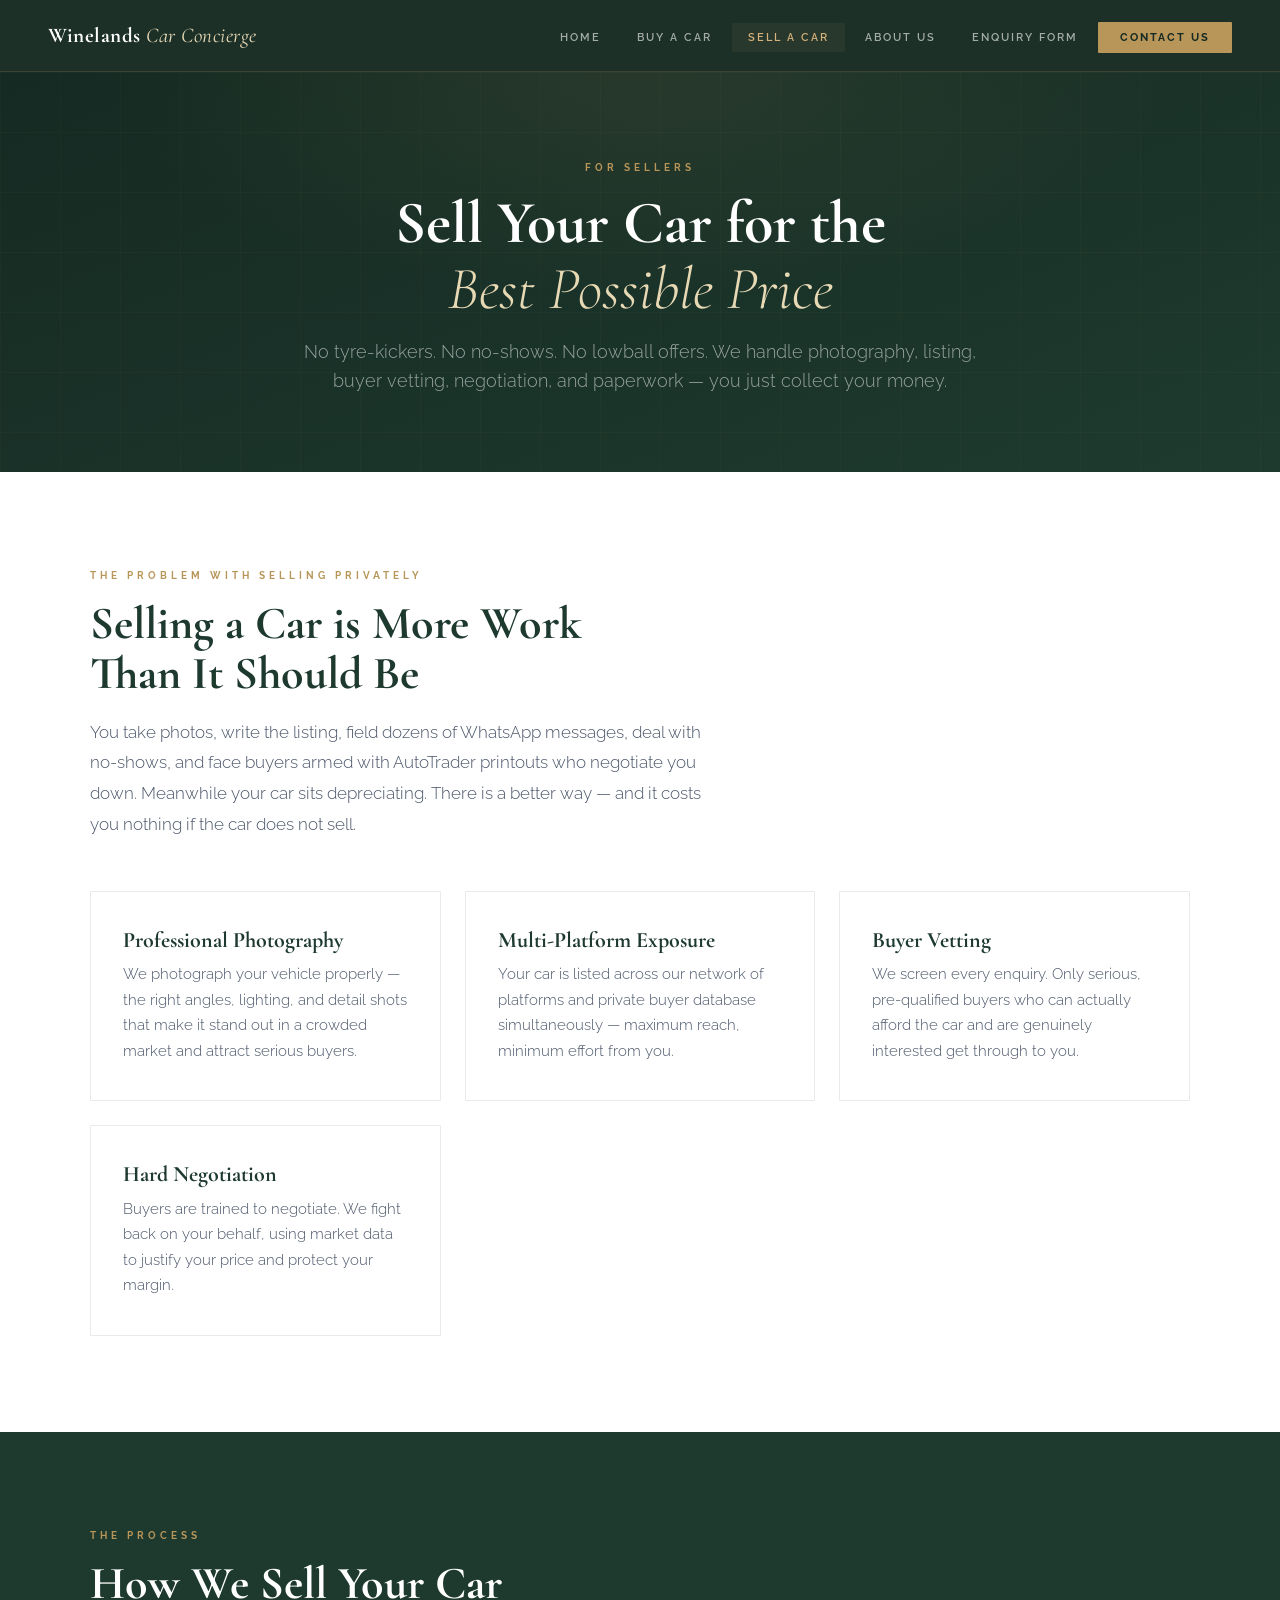
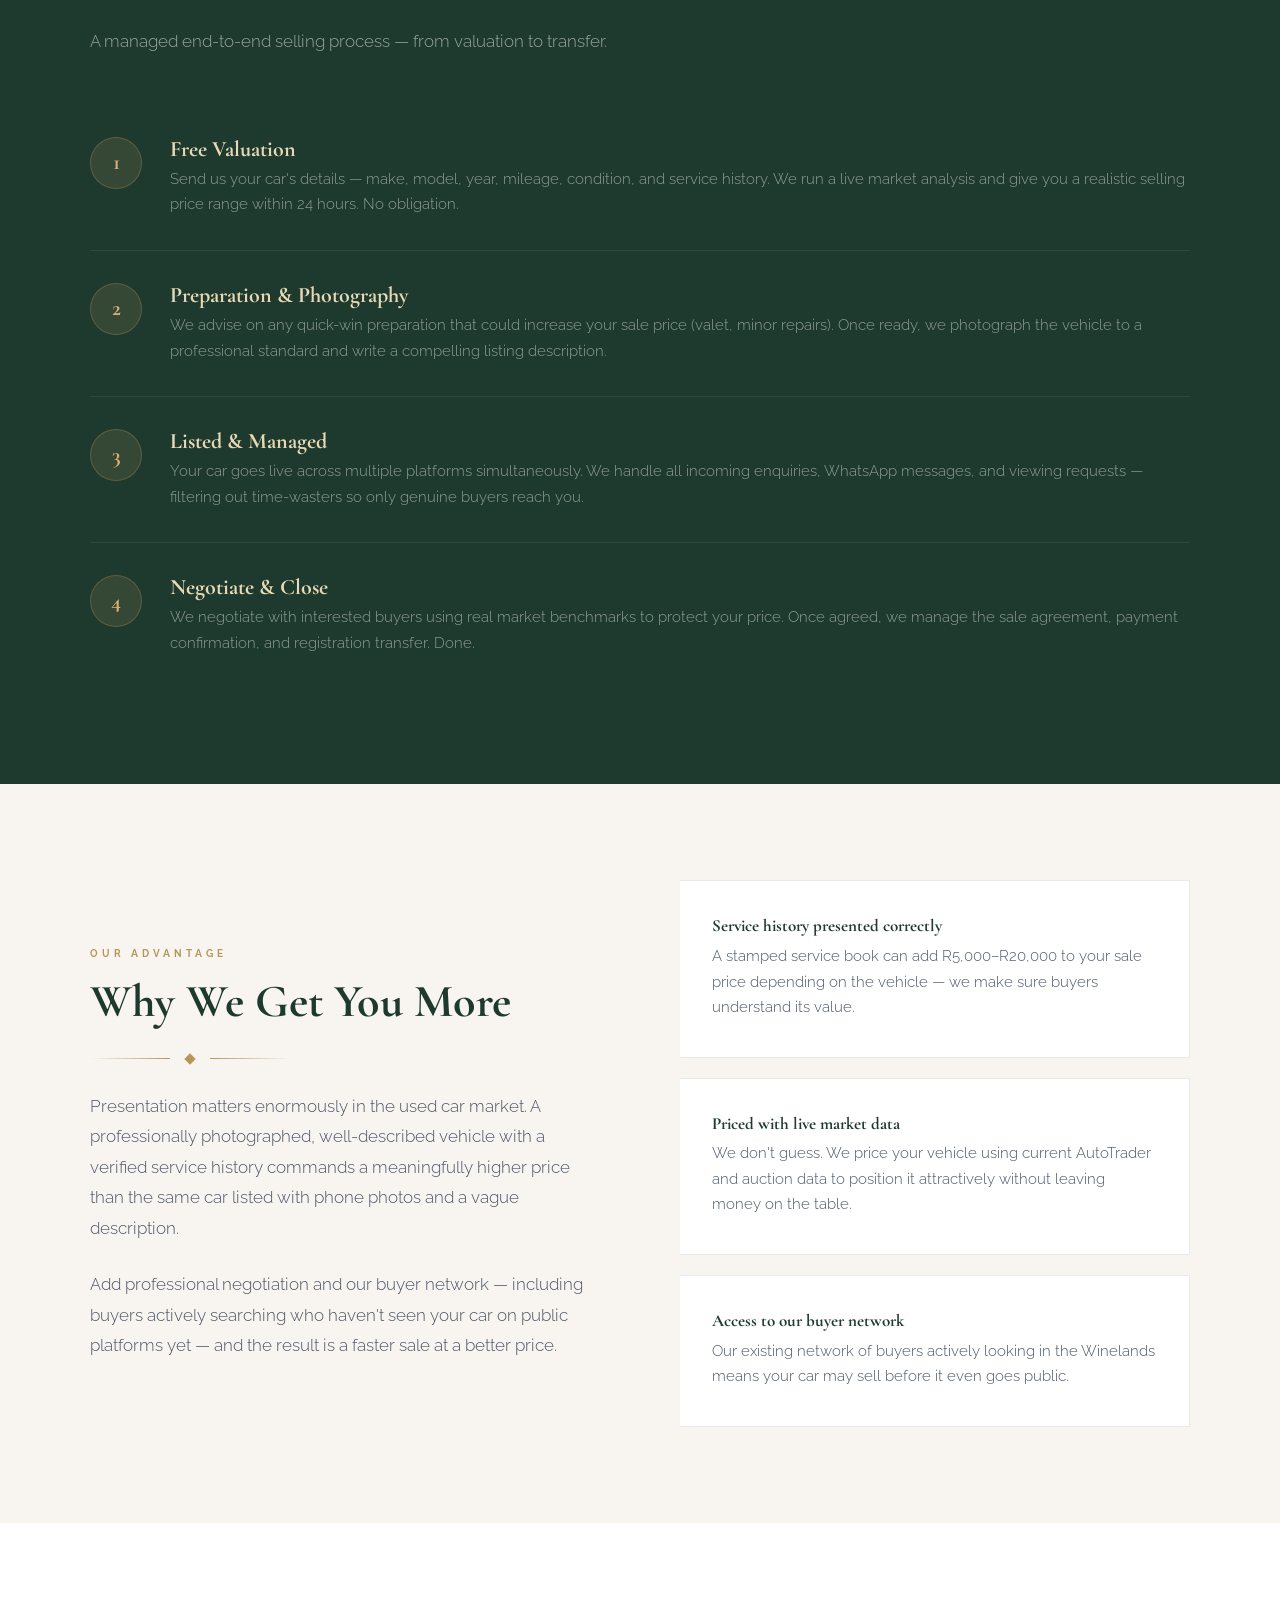
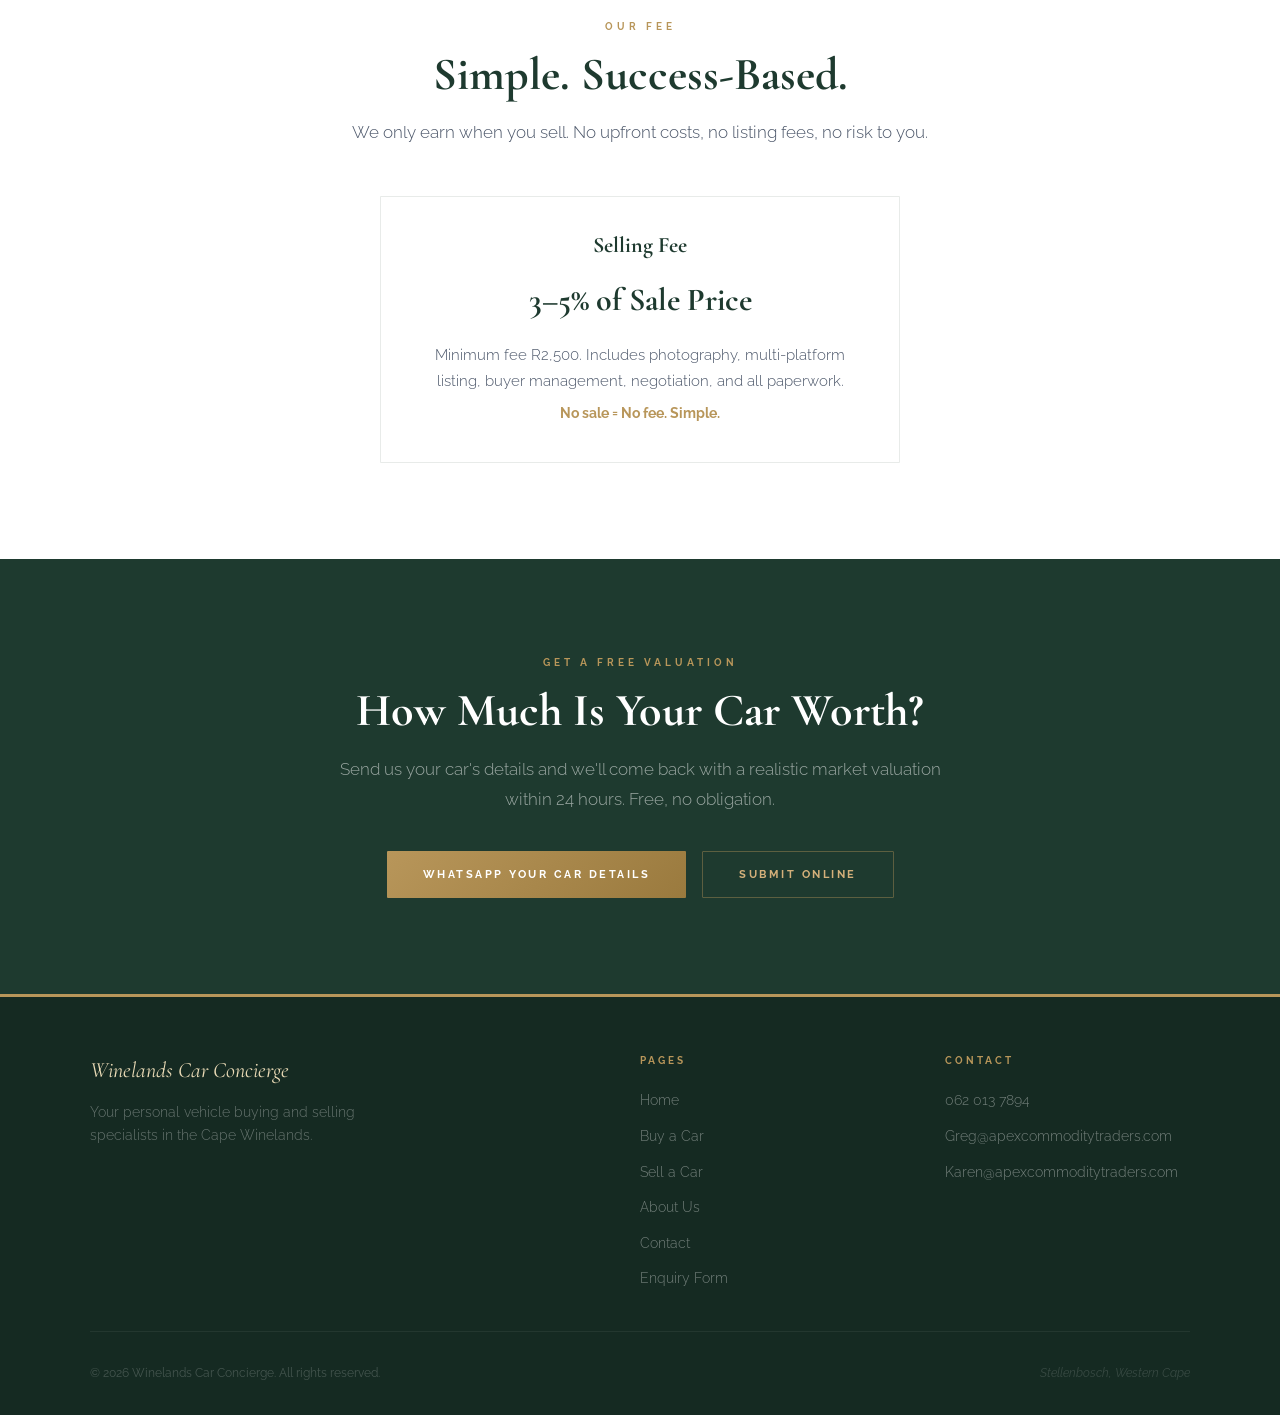
<file: sell.html>
<!DOCTYPE html>
<html lang="en">
<head>
<meta charset="UTF-8">
<meta name="viewport" content="width=device-width, initial-scale=1.0">
<title>Sell a Car | Winelands Car Concierge</title>
<meta name="description" content="Sell your car for the best price in the Cape Winelands. We handle photography, listing, buyer vetting, negotiation and paperwork. No sale, no fee.">
<link href="https://fonts.googleapis.com/css2?family=Cormorant+Garamond:ital,wght@0,300;0,400;0,600;0,700;1,300;1,400;1,600&family=Raleway:wght@300;400;500;600;700&display=swap" rel="stylesheet">
<link rel="stylesheet" href="style.css">
</head>
<body>

<nav>
  <a href="index.html" class="nav-brand"><span>Winelands</span> Car Concierge</a>
  <ul class="nav-links" id="navLinks">
    <li><a href="index.html">Home</a></li>
    <li><a href="buy.html">Buy a Car</a></li>
    <li><a href="sell.html" class="active">Sell a Car</a></li>
    <li><a href="about.html">About Us</a></li>
    <li><a href="enquiry.html">Enquiry Form</a></li>
    <li class="nav-cta"><a href="contact.html">Contact Us</a></li>
  </ul>
  <div class="nav-toggle" onclick="document.getElementById('navLinks').classList.toggle('open')">
    <span></span><span></span><span></span>
  </div>
</nav>

<div class="page-wrapper">

  <div class="page-hero">
    <div class="hero-grid"></div>
    <div class="page-hero-content">
      <span class="section-label" style="display:block;margin-bottom:14px;">For Sellers</span>
      <h1>Sell Your Car for the<br><em>Best Possible Price</em></h1>
      <p>No tyre-kickers. No no-shows. No lowball offers. We handle photography, listing, buyer vetting, negotiation, and paperwork — you just collect your money.</p>
    </div>
  </div>

  <!-- THE PROBLEM -->
  <section class="section section-light">
    <div class="section-inner">
      <span class="section-label">The Problem With Selling Privately</span>
      <h2 class="section-title">Selling a Car is More Work<br>Than It Should Be</h2>
      <p class="section-body">You take photos, write the listing, field dozens of WhatsApp messages, deal with no-shows, and face buyers armed with AutoTrader printouts who negotiate you down. Meanwhile your car sits depreciating. There is a better way — and it costs you nothing if the car does not sell.</p>
      <div class="cards-grid">
        <div class="card">
          
          <h3>Professional Photography</h3>
          <p>We photograph your vehicle properly — the right angles, lighting, and detail shots that make it stand out in a crowded market and attract serious buyers.</p>
        </div>
        <div class="card">
          
          <h3>Multi-Platform Exposure</h3>
          <p>Your car is listed across our network of platforms and private buyer database simultaneously — maximum reach, minimum effort from you.</p>
        </div>
        <div class="card">
          
          <h3>Buyer Vetting</h3>
          <p>We screen every enquiry. Only serious, pre-qualified buyers who can actually afford the car and are genuinely interested get through to you.</p>
        </div>
        <div class="card">
          
          <h3>Hard Negotiation</h3>
          <p>Buyers are trained to negotiate. We fight back on your behalf, using market data to justify your price and protect your margin.</p>
        </div>
      </div>
    </div>
  </section>

  <!-- HOW IT WORKS -->
  <section class="section section-navy">
    <div class="section-inner">
      <span class="section-label">The Process</span>
      <h2 class="section-title">How We Sell Your Car</h2>
      <p class="section-body">A managed end-to-end selling process — from valuation to transfer.</p>
      <div class="steps-list">
        <div class="step">
          <div class="step-num">1</div>
          <div class="step-content">
            <h3>Free Valuation</h3>
            <p>Send us your car's details — make, model, year, mileage, condition, and service history. We run a live market analysis and give you a realistic selling price range within 24 hours. No obligation.</p>
          </div>
        </div>
        <div class="step">
          <div class="step-num">2</div>
          <div class="step-content">
            <h3>Preparation & Photography</h3>
            <p>We advise on any quick-win preparation that could increase your sale price (valet, minor repairs). Once ready, we photograph the vehicle to a professional standard and write a compelling listing description.</p>
          </div>
        </div>
        <div class="step">
          <div class="step-num">3</div>
          <div class="step-content">
            <h3>Listed & Managed</h3>
            <p>Your car goes live across multiple platforms simultaneously. We handle all incoming enquiries, WhatsApp messages, and viewing requests — filtering out time-wasters so only genuine buyers reach you.</p>
          </div>
        </div>
        <div class="step">
          <div class="step-num">4</div>
          <div class="step-content">
            <h3>Negotiate & Close</h3>
            <p>We negotiate with interested buyers using real market benchmarks to protect your price. Once agreed, we manage the sale agreement, payment confirmation, and registration transfer. Done.</p>
          </div>
        </div>
      </div>
    </div>
  </section>

  <!-- WHY WE GET BETTER PRICES -->
  <section class="section section-cream">
    <div class="section-inner two-col">
      <div>
        <span class="section-label">Our Advantage</span>
        <h2 class="section-title">Why We Get You More</h2>
        <div class="gold-divider"><div class="dl"></div><div class="dd"></div><div class="dr"></div></div>
        <p class="section-body">Presentation matters enormously in the used car market. A professionally photographed, well-described vehicle with a verified service history commands a meaningfully higher price than the same car listed with phone photos and a vague description.</p>
        <br>
        <p class="section-body">Add professional negotiation and our buyer network — including buyers actively searching who haven't seen your car on public platforms yet — and the result is a faster sale at a better price.</p>
      </div>
      <div style="display:flex;flex-direction:column;gap:20px;">
        <div class="card" style="border-left:3px solid var(--gold);">
          <h3 style="font-size:17px;margin-bottom:8px;">Service history presented correctly</h3>
          <p>A stamped service book can add R5,000–R20,000 to your sale price depending on the vehicle — we make sure buyers understand its value.</p>
        </div>
        <div class="card" style="border-left:3px solid var(--gold);">
          <h3 style="font-size:17px;margin-bottom:8px;">Priced with live market data</h3>
          <p>We don't guess. We price your vehicle using current AutoTrader and auction data to position it attractively without leaving money on the table.</p>
        </div>
        <div class="card" style="border-left:3px solid var(--gold);">
          <h3 style="font-size:17px;margin-bottom:8px;">Access to our buyer network</h3>
          <p>Our existing network of buyers actively looking in the Winelands means your car may sell before it even goes public.</p>
        </div>
      </div>
    </div>
  </section>

  <!-- FEES -->
  <section class="section section-light" style="text-align:center;">
    <div class="section-inner">
      <span class="section-label">Our Fee</span>
      <h2 class="section-title">Simple. Success-Based.</h2>
      <p class="section-body" style="margin:0 auto 48px;">We only earn when you sell. No upfront costs, no listing fees, no risk to you.</p>
      <div style="max-width:520px;margin:0 auto;" class="card" style="border-top:3px solid var(--gold);text-align:left;">
        <h3>Selling Fee</h3>
        <p style="font-size:32px;font-family:'Cormorant Garamond',serif;color:var(--forest);font-weight:700;margin:16px 0;">3–5% of Sale Price</p>
        <p style="margin-bottom:8px;">Minimum fee R2,500. Includes photography, multi-platform listing, buyer management, negotiation, and all paperwork.</p>
        <p style="font-size:14px;color:var(--bronze);font-weight:700;">No sale = No fee. Simple.</p>
      </div>
    </div>
  </section>

  <!-- CTA -->
  <section class="section section-navy" style="text-align:center;">
    <div class="section-inner">
      <span class="section-label">Get a Free Valuation</span>
      <h2 class="section-title">How Much Is Your Car Worth?</h2>
      <p class="section-body" style="margin:0 auto 36px;">Send us your car's details and we'll come back with a realistic market valuation within 24 hours. Free, no obligation.</p>
      <div style="display:flex;gap:16px;justify-content:center;flex-wrap:wrap;">
        <a href="https://wa.me/27620137894" class="btn-gold">WhatsApp Your Car Details</a>
        <a href="contact.html" class="btn-outline">Submit Online</a>
      </div>
    </div>
  </section>

</div>

<footer>
  <div class="footer-inner">
    <div class="footer-top">
      <div>
        <div class="footer-brand-name">Winelands Car Concierge</div>
        <p class="footer-tagline">Your personal vehicle buying and selling specialists in the Cape Winelands.</p>
      </div>
      <div>
        <div class="footer-col-title">Pages</div>
        <ul class="footer-links">
          <li><a href="index.html">Home</a></li>
          <li><a href="buy.html">Buy a Car</a></li>
          <li><a href="sell.html">Sell a Car</a></li>
          <li><a href="about.html">About Us</a></li>
          <li><a href="contact.html">Contact</a></li>
          <li><a href="enquiry.html">Enquiry Form</a></li>
        </ul>
      </div>
      <div>
        <div class="footer-col-title">Contact</div>
        <ul class="footer-links">
          <li><a href="tel:0620137894">062 013 7894</a></li>
          <li><a href="mailto:Greg@apexcommoditytraders.com">Greg@apexcommoditytraders.com</a></li>
          <li><a href="mailto:Karen@apexcommoditytraders.com">Karen@apexcommoditytraders.com</a></li>
        </ul>
      </div>
    </div>
    <div class="footer-bottom">
      <div class="footer-copy">© 2026 Winelands Car Concierge. All rights reserved.</div>
      <div class="footer-reg">Stellenbosch, Western Cape</div>
    </div>
  </div>
</footer>

</body>
</html>
</file>
<file: style.css>
/* ── VARIABLES ── */
:root {
  --forest:     #1e3a2f;
  --forest2:    #152a22;
  --forest3:    #243d32;
  --bronze:     #b8965a;
  --bronze2:    #d4b07a;
  --champagne:  #e8d9b5;
  --linen:      #f8f5f0;
  --linen2:     #f0ebe3;
  --white:      #ffffff;
  --charcoal:   #2d2d2d;
  --slate:      #4a5568;
  --sage:       #8a9e7e;
  --sage2:      #a8b89e;
}

/* ── RESET ── */
*, *::before, *::after { box-sizing: border-box; margin: 0; padding: 0; }
html { scroll-behavior: smooth; }
body {
  font-family: 'Raleway', sans-serif;
  font-size: 16px;
  color: var(--charcoal);
  background: var(--white);
  line-height: 1.6;
}
img { max-width: 100%; display: block; }
a { text-decoration: none; color: inherit; }

/* ── TYPOGRAPHY ── */
h1, h2, h3, h4 {
  font-family: 'Cormorant Garamond', serif;
  line-height: 1.1;
}

/* ── NAV ── */
nav {
  position: fixed;
  top: 0; left: 0; right: 0;
  z-index: 1000;
  background: rgba(21, 42, 34, 0.97);
  backdrop-filter: blur(10px);
  border-bottom: 1px solid rgba(184,150,90,0.2);
  padding: 0 48px;
  height: 72px;
  display: flex;
  align-items: center;
  justify-content: space-between;
}

.nav-brand {
  font-family: 'Cormorant Garamond', serif;
  font-size: 21px;
  font-style: italic;
  color: var(--champagne);
  letter-spacing: 0.5px;
  white-space: nowrap;
}

.nav-brand span {
  font-style: normal;
  font-weight: 700;
  color: var(--white);
}

.nav-links {
  display: flex;
  gap: 4px;
  list-style: none;
  align-items: center;
}

.nav-links a {
  font-size: 11px;
  font-weight: 600;
  letter-spacing: 2px;
  text-transform: uppercase;
  color: rgba(255,255,255,0.6);
  padding: 8px 16px;
  border-radius: 1px;
  transition: color 0.2s, background 0.2s;
}

.nav-links a:hover,
.nav-links a.active {
  color: var(--bronze2);
  background: rgba(184,150,90,0.08);
}

.nav-links .nav-cta a {
  background: var(--bronze);
  color: var(--forest2);
  font-weight: 700;
  padding: 9px 22px;
}

.nav-links .nav-cta a:hover {
  background: var(--bronze2);
}

.nav-toggle {
  display: none;
  flex-direction: column;
  gap: 5px;
  cursor: pointer;
  padding: 4px;
}

.nav-toggle span {
  display: block;
  width: 24px; height: 2px;
  background: var(--bronze);
  transition: 0.3s;
}

/* ── PAGE WRAPPER ── */
.page-wrapper { padding-top: 72px; }

/* ── HERO ── */
.hero {
  background: linear-gradient(160deg, var(--forest2) 0%, var(--forest) 55%, var(--forest3) 100%);
  position: relative;
  overflow: hidden;
  padding: 120px 48px 110px;
  text-align: center;
}

.hero::before {
  content: '';
  position: absolute; inset: 0;
  background:
    radial-gradient(ellipse 70% 50% at 50% 0%, rgba(184,150,90,0.12) 0%, transparent 70%),
    radial-gradient(ellipse 40% 60% at 90% 100%, rgba(138,158,126,0.08) 0%, transparent 60%);
}

.hero-grid {
  position: absolute; inset: 0;
  background-image:
    linear-gradient(rgba(184,150,90,0.04) 1px, transparent 1px),
    linear-gradient(90deg, rgba(184,150,90,0.04) 1px, transparent 1px);
  background-size: 60px 60px;
}

.hero-content { position: relative; max-width: 820px; margin: 0 auto; }

.hero-eyebrow {
  font-size: 11px;
  font-weight: 600;
  letter-spacing: 5px;
  text-transform: uppercase;
  color: var(--sage2);
  margin-bottom: 20px;
  opacity: 0;
  animation: fadeUp 0.7s 0.1s forwards;
}

.hero h1 {
  font-size: clamp(44px, 6vw, 76px);
  font-weight: 700;
  color: var(--white);
  margin-bottom: 12px;
  opacity: 0;
  animation: fadeUp 0.7s 0.25s forwards;
}

.hero h1 em {
  font-style: italic;
  color: var(--champagne);
  font-weight: 300;
}

.hero-sub {
  font-size: clamp(16px, 2vw, 19px);
  color: rgba(255,255,255,0.55);
  font-weight: 300;
  max-width: 580px;
  margin: 0 auto 44px;
  font-family: 'Raleway', sans-serif;
  opacity: 0;
  animation: fadeUp 0.7s 0.4s forwards;
}

.hero-btns {
  display: flex;
  gap: 16px;
  justify-content: center;
  flex-wrap: wrap;
  opacity: 0;
  animation: fadeUp 0.7s 0.55s forwards;
}

/* ── BUTTONS ── */
.btn-gold {
  background: linear-gradient(135deg, var(--bronze) 0%, #9a7a3e 100%);
  color: var(--white);
  font-size: 11px;
  font-weight: 700;
  letter-spacing: 2.5px;
  text-transform: uppercase;
  padding: 15px 36px;
  border-radius: 1px;
  border: none;
  cursor: pointer;
  transition: opacity 0.2s, transform 0.2s;
  display: inline-block;
  font-family: 'Raleway', sans-serif;
}

.btn-gold:hover { opacity: 0.88; transform: translateY(-2px); }

.btn-outline {
  background: transparent;
  color: var(--bronze2);
  font-size: 11px;
  font-weight: 700;
  letter-spacing: 2.5px;
  text-transform: uppercase;
  padding: 14px 36px;
  border-radius: 1px;
  border: 1px solid rgba(184,150,90,0.4);
  cursor: pointer;
  transition: border-color 0.2s, background 0.2s;
  display: inline-block;
  font-family: 'Raleway', sans-serif;
}

.btn-outline:hover {
  border-color: var(--bronze);
  background: rgba(184,150,90,0.07);
}

/* ── SECTIONS ── */
.section { padding: 96px 48px; }
.section-light { background: var(--white); }
.section-cream { background: var(--linen); }
.section-cream2 { background: var(--linen2); }
.section-navy { background: var(--forest); }
.section-navy2 { background: var(--forest2); }

.section-inner { max-width: 1100px; margin: 0 auto; }

.section-label {
  font-size: 10px;
  font-weight: 700;
  letter-spacing: 4px;
  text-transform: uppercase;
  color: var(--bronze);
  margin-bottom: 14px;
  display: block;
  font-family: 'Raleway', sans-serif;
}

.section-title {
  font-size: clamp(30px, 4vw, 46px);
  font-weight: 700;
  color: var(--forest);
  margin-bottom: 18px;
}

.section-navy .section-title,
.section-navy2 .section-title { color: var(--white); }

.section-body {
  font-size: 17px;
  color: var(--slate);
  font-weight: 300;
  max-width: 640px;
  line-height: 1.8;
}

.section-navy .section-body,
.section-navy2 .section-body { color: rgba(255,255,255,0.55); }

/* ── DIVIDER ── */
.gold-divider {
  display: flex; align-items: center; gap: 16px;
  margin: 28px 0;
}
.gold-divider .dl { flex:1; max-width:80px; height:1px; background: linear-gradient(90deg, transparent, var(--bronze)); }
.gold-divider .dr { flex:1; max-width:80px; height:1px; background: linear-gradient(90deg, var(--bronze), transparent); }
.gold-divider .dd { width:8px; height:8px; background: var(--bronze); transform: rotate(45deg); flex-shrink:0; }

/* ── CARDS ── */
.cards-grid {
  display: grid;
  grid-template-columns: repeat(auto-fit, minmax(280px, 1fr));
  gap: 24px;
  margin-top: 52px;
}

.card {
  background: var(--white);
  border: 1px solid rgba(30,58,47,0.1);
  padding: 36px 32px;
  border-radius: 1px;
  transition: box-shadow 0.3s, transform 0.3s;
}

.card:hover {
  box-shadow: 0 12px 48px rgba(30,58,47,0.1);
  transform: translateY(-4px);
}

.section-navy .card, .section-navy2 .card {
  background: rgba(255,255,255,0.05);
  border-color: rgba(184,150,90,0.2);
}

.card-icon { display: none; }

.card h3 {
  font-size: 22px;
  color: var(--forest);
  margin-bottom: 10px;
}

.section-navy .card h3,
.section-navy2 .card h3 { color: var(--champagne); }

.card p {
  font-size: 15px;
  color: var(--slate);
  font-weight: 300;
  line-height: 1.7;
}

.section-navy .card p,
.section-navy2 .card p { color: rgba(255,255,255,0.5); }

/* ── STEPS ── */
.steps-list { margin-top: 48px; display: flex; flex-direction: column; gap: 0; }

.step {
  display: flex;
  align-items: flex-start;
  gap: 28px;
  padding: 32px 0;
  border-bottom: 1px solid rgba(30,58,47,0.08);
}

.step:last-child { border-bottom: none; }

.step-num {
  width: 52px; height: 52px;
  border-radius: 50%;
  background: var(--forest);
  color: var(--bronze2);
  font-family: 'Cormorant Garamond', serif;
  font-size: 22px;
  font-weight: 700;
  display: flex; align-items: center; justify-content: center;
  flex-shrink: 0;
}

.section-navy .step { border-bottom-color: rgba(255,255,255,0.07); }
.section-navy .step-num { background: rgba(184,150,90,0.15); border: 1px solid rgba(184,150,90,0.3); }

.step-content h3 {
  font-size: 22px;
  color: var(--forest);
  margin-bottom: 6px;
}

.section-navy .step-content h3 { color: var(--champagne); }

.step-content p {
  font-size: 15px;
  color: var(--slate);
  font-weight: 300;
  line-height: 1.7;
}

.section-navy .step-content p { color: rgba(255,255,255,0.5); }

/* ── STATS BAR ── */
.stats-bar {
  background: var(--forest2);
  padding: 56px 48px;
  border-top: 3px solid var(--bronze);
}

.stats-inner {
  max-width: 1100px;
  margin: 0 auto;
  display: grid;
  grid-template-columns: repeat(4, 1fr);
  gap: 0;
}

.stat {
  text-align: center;
  padding: 20px;
  position: relative;
}

.stat + .stat::before {
  content: '';
  position: absolute; left: 0; top: 15%; bottom: 15%;
  width: 1px;
  background: rgba(184,150,90,0.2);
}

.stat-num {
  font-family: 'Cormorant Garamond', serif;
  font-size: 48px;
  font-weight: 700;
  color: var(--bronze2);
  line-height: 1;
  margin-bottom: 8px;
}

.stat-label {
  font-size: 11px;
  font-weight: 600;
  letter-spacing: 2px;
  text-transform: uppercase;
  color: rgba(255,255,255,0.4);
  font-family: 'Raleway', sans-serif;
}

/* ── CONTACT FORM ── */
.form-grid {
  display: grid;
  grid-template-columns: 1fr 1fr;
  gap: 20px;
  margin-top: 40px;
}

.form-full { grid-column: 1 / -1; }

.form-group { display: flex; flex-direction: column; gap: 8px; }

.form-group label {
  font-size: 10px;
  font-weight: 700;
  letter-spacing: 2.5px;
  text-transform: uppercase;
  color: var(--bronze2);
  font-family: 'Raleway', sans-serif;
}

.form-group input,
.form-group select,
.form-group textarea {
  background: rgba(255,255,255,0.06);
  border: 1px solid rgba(184,150,90,0.25);
  border-radius: 1px;
  padding: 14px 18px;
  font-family: 'Raleway', sans-serif;
  font-size: 15px;
  color: var(--white);
  transition: border-color 0.2s;
  outline: none;
}

.form-group input:focus,
.form-group select:focus,
.form-group textarea:focus {
  border-color: var(--bronze);
}

.form-group select option { background: var(--forest2); color: var(--white); }
.form-group textarea { resize: vertical; min-height: 120px; }

/* ── CONTACT INFO ── */
.contact-info { display: flex; flex-direction: column; gap: 28px; }

.contact-item {
  display: flex;
  align-items: flex-start;
  gap: 18px;
}

.contact-icon-box {
  width: 48px; height: 48px;
  background: rgba(184,150,90,0.12);
  border: 1px solid rgba(184,150,90,0.4);
  border-radius: 2px;
  display: flex; align-items: center; justify-content: center;
  flex-shrink: 0;
  color: var(--bronze2);
}

.contact-detail-label {
  font-size: 10px;
  font-weight: 700;
  letter-spacing: 3px;
  text-transform: uppercase;
  color: var(--bronze);
  margin-bottom: 4px;
  font-family: 'Raleway', sans-serif;
}

.contact-detail-value {
  font-size: 16px;
  color: rgba(255,255,255,0.75);
  font-weight: 300;
  line-height: 1.5;
}

/* ── TWO COL ── */
.two-col {
  display: grid;
  grid-template-columns: 1fr 1fr;
  gap: 80px;
  align-items: center;
}

/* ── ABOUT VISUAL ── */
.about-visual {
  background: linear-gradient(135deg, var(--forest) 0%, var(--forest3) 100%);
  border: 1px solid rgba(184,150,90,0.2);
  padding: 52px 44px;
  text-align: center;
  position: relative;
  overflow: hidden;
}

.about-visual::before {
  content: '';
  position: absolute; inset: 0;
  background-image:
    linear-gradient(rgba(184,150,90,0.04) 1px, transparent 1px),
    linear-gradient(90deg, rgba(184,150,90,0.04) 1px, transparent 1px);
  background-size: 40px 40px;
}

.about-name {
  font-family: 'Cormorant Garamond', serif;
  font-size: 28px;
  font-weight: 700;
  color: var(--white);
  margin-bottom: 6px;
  position: relative;
}

.about-role {
  font-size: 10px;
  font-weight: 600;
  letter-spacing: 3px;
  text-transform: uppercase;
  color: var(--bronze);
  margin-bottom: 24px;
  position: relative;
  font-family: 'Raleway', sans-serif;
}

.about-bio {
  font-size: 15px;
  color: rgba(255,255,255,0.6);
  font-weight: 300;
  line-height: 1.75;
  position: relative;
  font-family: 'Raleway', sans-serif;
}

/* ── AREAS ── */
.areas-grid {
  display: flex;
  flex-wrap: wrap;
  gap: 10px;
  margin-top: 32px;
}

.area-tag {
  background: var(--forest);
  border: 1px solid var(--forest);
  color: #f8f5f0;
  font-size: 11px;
  font-weight: 700;
  letter-spacing: 2px;
  text-transform: uppercase;
  padding: 12px 26px;
  border-radius: 2px;
  font-family: 'Raleway', sans-serif;
}

/* ── FOOTER ── */
footer {
  background: var(--forest2);
  padding: 56px 48px 32px;
  border-top: 3px solid var(--bronze);
}

.footer-inner { max-width: 1100px; margin: 0 auto; }

.footer-top {
  display: grid;
  grid-template-columns: 2fr 1fr 1fr;
  gap: 60px;
  padding-bottom: 40px;
  border-bottom: 1px solid rgba(255,255,255,0.06);
  margin-bottom: 32px;
}

.footer-brand-name {
  font-family: 'Cormorant Garamond', serif;
  font-size: 22px;
  font-style: italic;
  color: var(--champagne);
  margin-bottom: 12px;
}

.footer-tagline {
  font-size: 14px;
  color: rgba(255,255,255,0.35);
  font-weight: 300;
  line-height: 1.65;
  max-width: 280px;
}

.footer-col-title {
  font-size: 10px;
  font-weight: 700;
  letter-spacing: 3px;
  text-transform: uppercase;
  color: var(--bronze);
  margin-bottom: 18px;
  font-family: 'Raleway', sans-serif;
}

.footer-links { list-style: none; display: flex; flex-direction: column; gap: 10px; }

.footer-links a {
  font-size: 14px;
  color: rgba(255,255,255,0.4);
  font-weight: 300;
  transition: color 0.2s;
}

.footer-links a:hover { color: var(--bronze2); }

.footer-bottom {
  display: flex;
  justify-content: space-between;
  align-items: center;
  flex-wrap: wrap;
  gap: 12px;
}

.footer-copy { font-size: 12px; color: rgba(255,255,255,0.2); font-family: 'Raleway', sans-serif; }
.footer-reg { font-size: 12px; color: rgba(255,255,255,0.15); font-style: italic; font-family: 'Raleway', sans-serif; }

/* ── ANIMATIONS ── */
@keyframes fadeUp {
  from { opacity: 0; transform: translateY(20px); }
  to   { opacity: 1; transform: translateY(0); }
}

/* ── PAGE HERO ── */
.page-hero {
  background: linear-gradient(160deg, var(--forest2) 0%, var(--forest) 100%);
  padding: 88px 48px 76px;
  text-align: center;
  position: relative;
  overflow: hidden;
}

.page-hero::before {
  content: '';
  position: absolute; inset: 0;
  background: radial-gradient(ellipse 60% 80% at 50% 0%, rgba(184,150,90,0.1) 0%, transparent 70%);
}

.page-hero-content { position: relative; max-width: 700px; margin: 0 auto; }

.page-hero h1 {
  font-size: clamp(38px, 5vw, 60px);
  color: var(--white);
  margin-bottom: 16px;
}

.page-hero h1 em { color: var(--champagne); font-style: italic; font-weight: 300; }

.page-hero p {
  font-size: 18px;
  color: rgba(255,255,255,0.55);
  font-weight: 300;
}

/* ── RESPONSIVE ── */
@media (max-width: 900px) {
  .two-col { grid-template-columns: 1fr; gap: 48px; }
  .stats-inner { grid-template-columns: repeat(2, 1fr); }
  .footer-top { grid-template-columns: 1fr 1fr; }
  .footer-top > :first-child { grid-column: 1 / -1; }
}

@media (max-width: 640px) {
  nav { padding: 0 20px; }
  .nav-links { display: none; flex-direction: column; position: fixed; top: 72px; left: 0; right: 0; background: var(--forest2); padding: 20px; gap: 4px; border-bottom: 1px solid rgba(184,150,90,0.15); }
  .nav-links.open { display: flex; }
  .nav-toggle { display: flex; }
  .section { padding: 64px 24px; }
  .hero { padding: 88px 24px 76px; }
  .page-hero { padding: 64px 24px 52px; }
  .stats-inner { grid-template-columns: repeat(2, 1fr); }
  .stat + .stat::before { display: none; }
  .form-grid { grid-template-columns: 1fr; }
  .footer-top { grid-template-columns: 1fr; gap: 36px; }
  .footer-inner, footer { padding-left: 24px; padding-right: 24px; }
  .stats-bar { padding: 44px 24px; }
}
</file>
